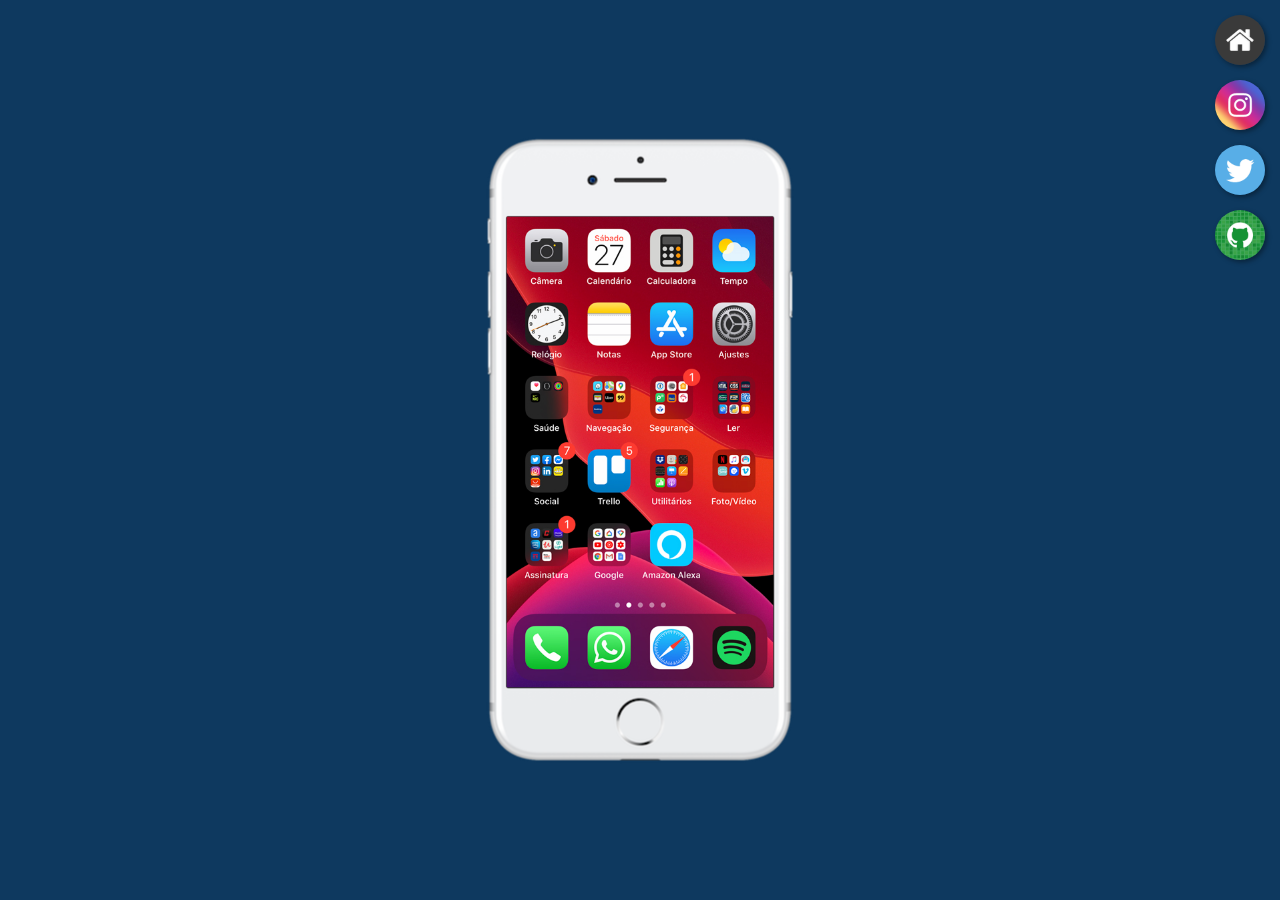
<file: index.html>
<!DOCTYPE html>
<html lang="pt-br">
<head>
    <meta charset="UTF-8">
    <meta name="viewport" content="width=device-width, initial-scale=1.0">
    <title>Projeto Redes Sociais</title>
    <link rel="shortcut icon" href="favicon.ico" type="image/x-icon">
    <link rel="stylesheet" href="estilos/style.css">

</head>
<body>
    <main>
        <section id="telefone">
            <iframe src="iphone-home-page.html" name="tela" id="tela" frameborder="0"></iframe>
        </section>
        <section id="botoes">
            <a href="iphone-home-page.html" target="tela"><img src="imagens/logo-home.jpg" alt=""></a>
            <a href="instagram-screen.html" target="tela"><img src="imagens/logo-instagram.jpg " alt=""></a>
            <a href="twitter-screen.html" target="tela"><img src="imagens/logo-twitter.jpg" alt=""></a>
            <a href="github-screen.html" target="tela"><img src="imagens/logo-github.jpg" alt=""></a>
        </section>
    </main>
</body>
</html>
</file>
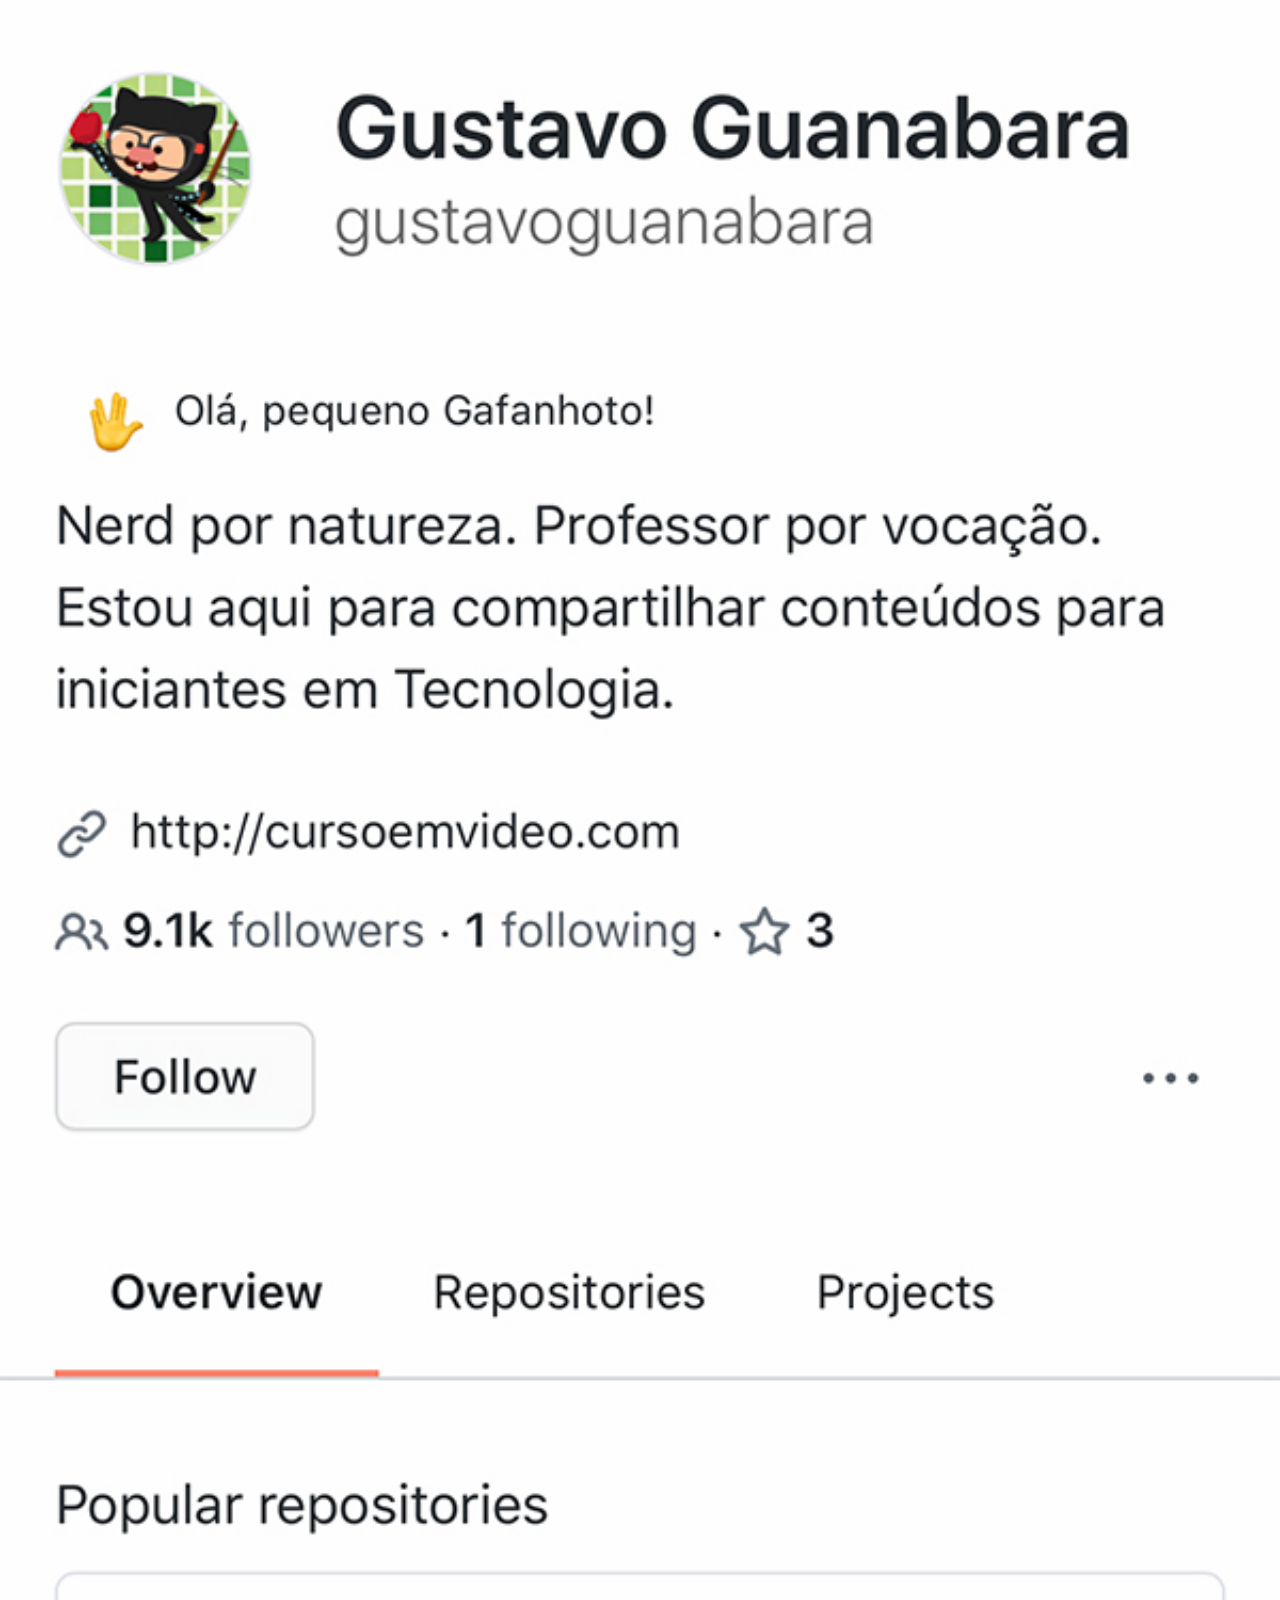
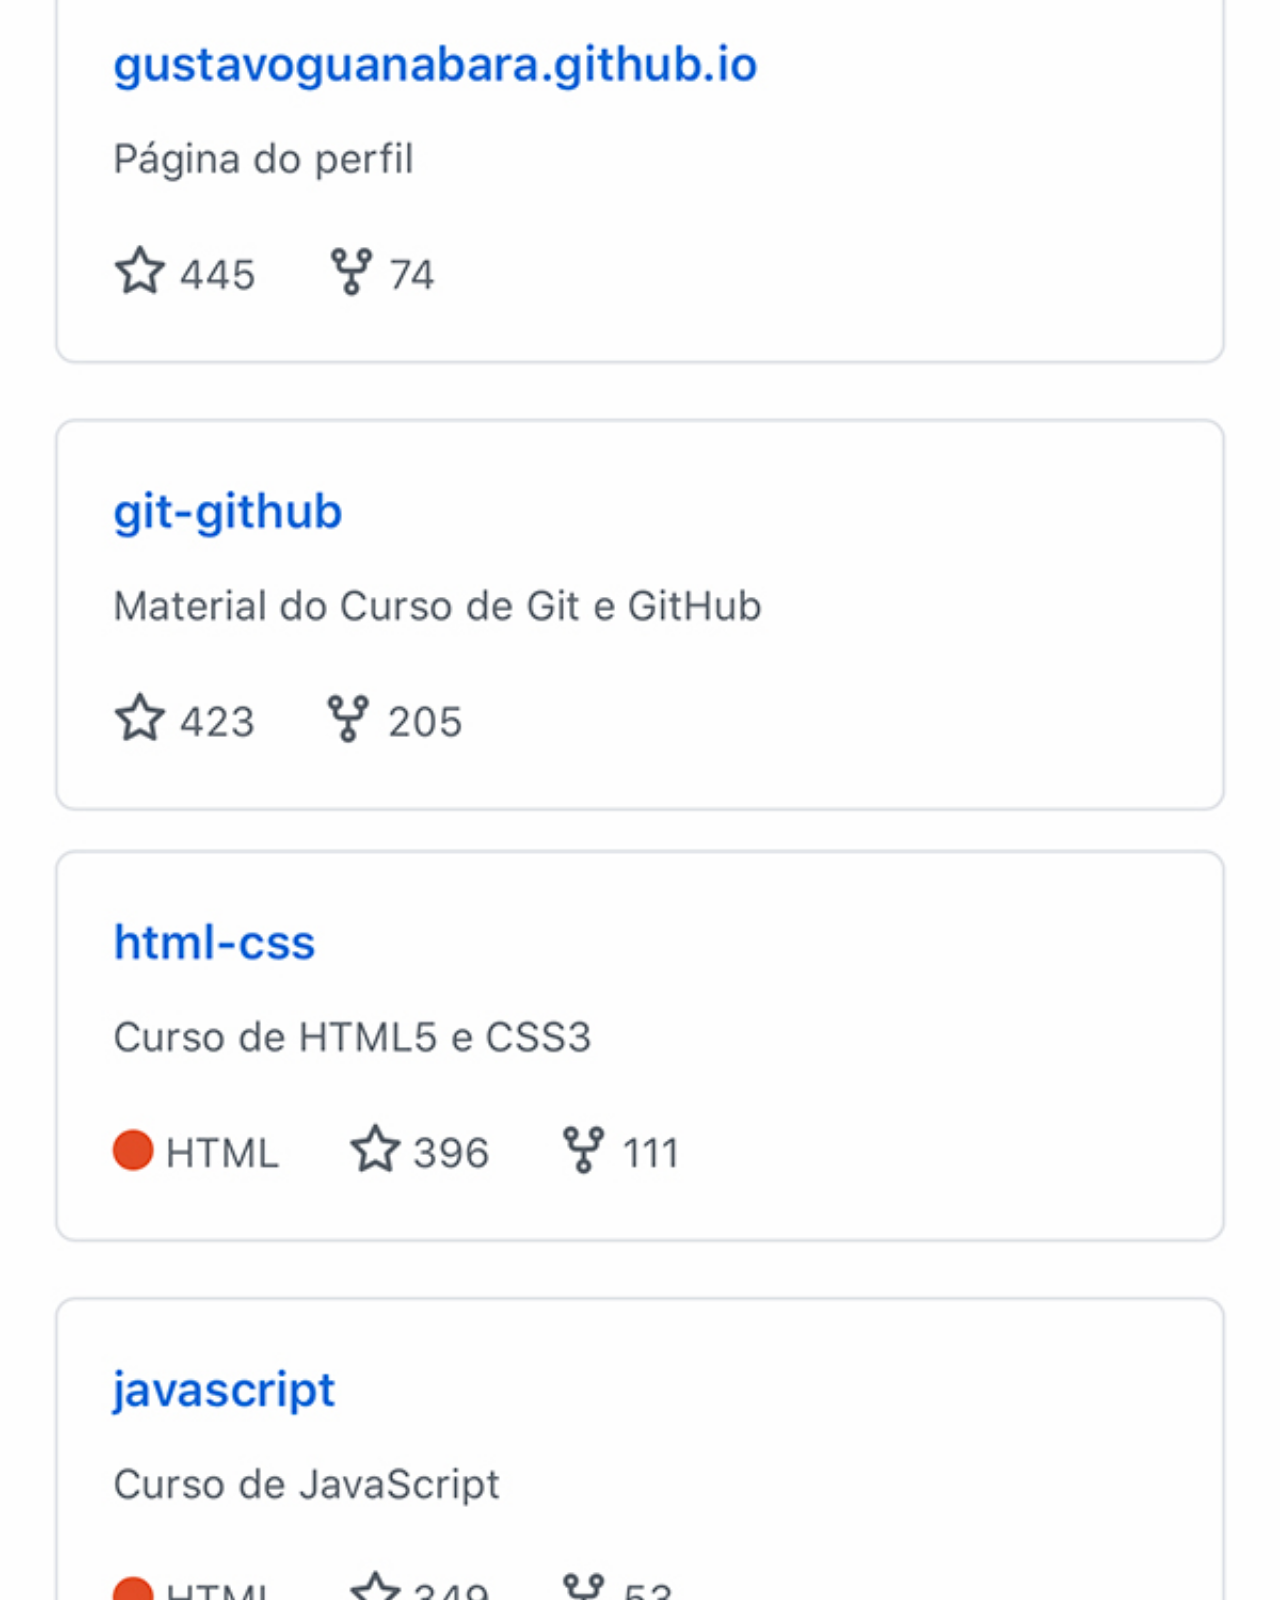
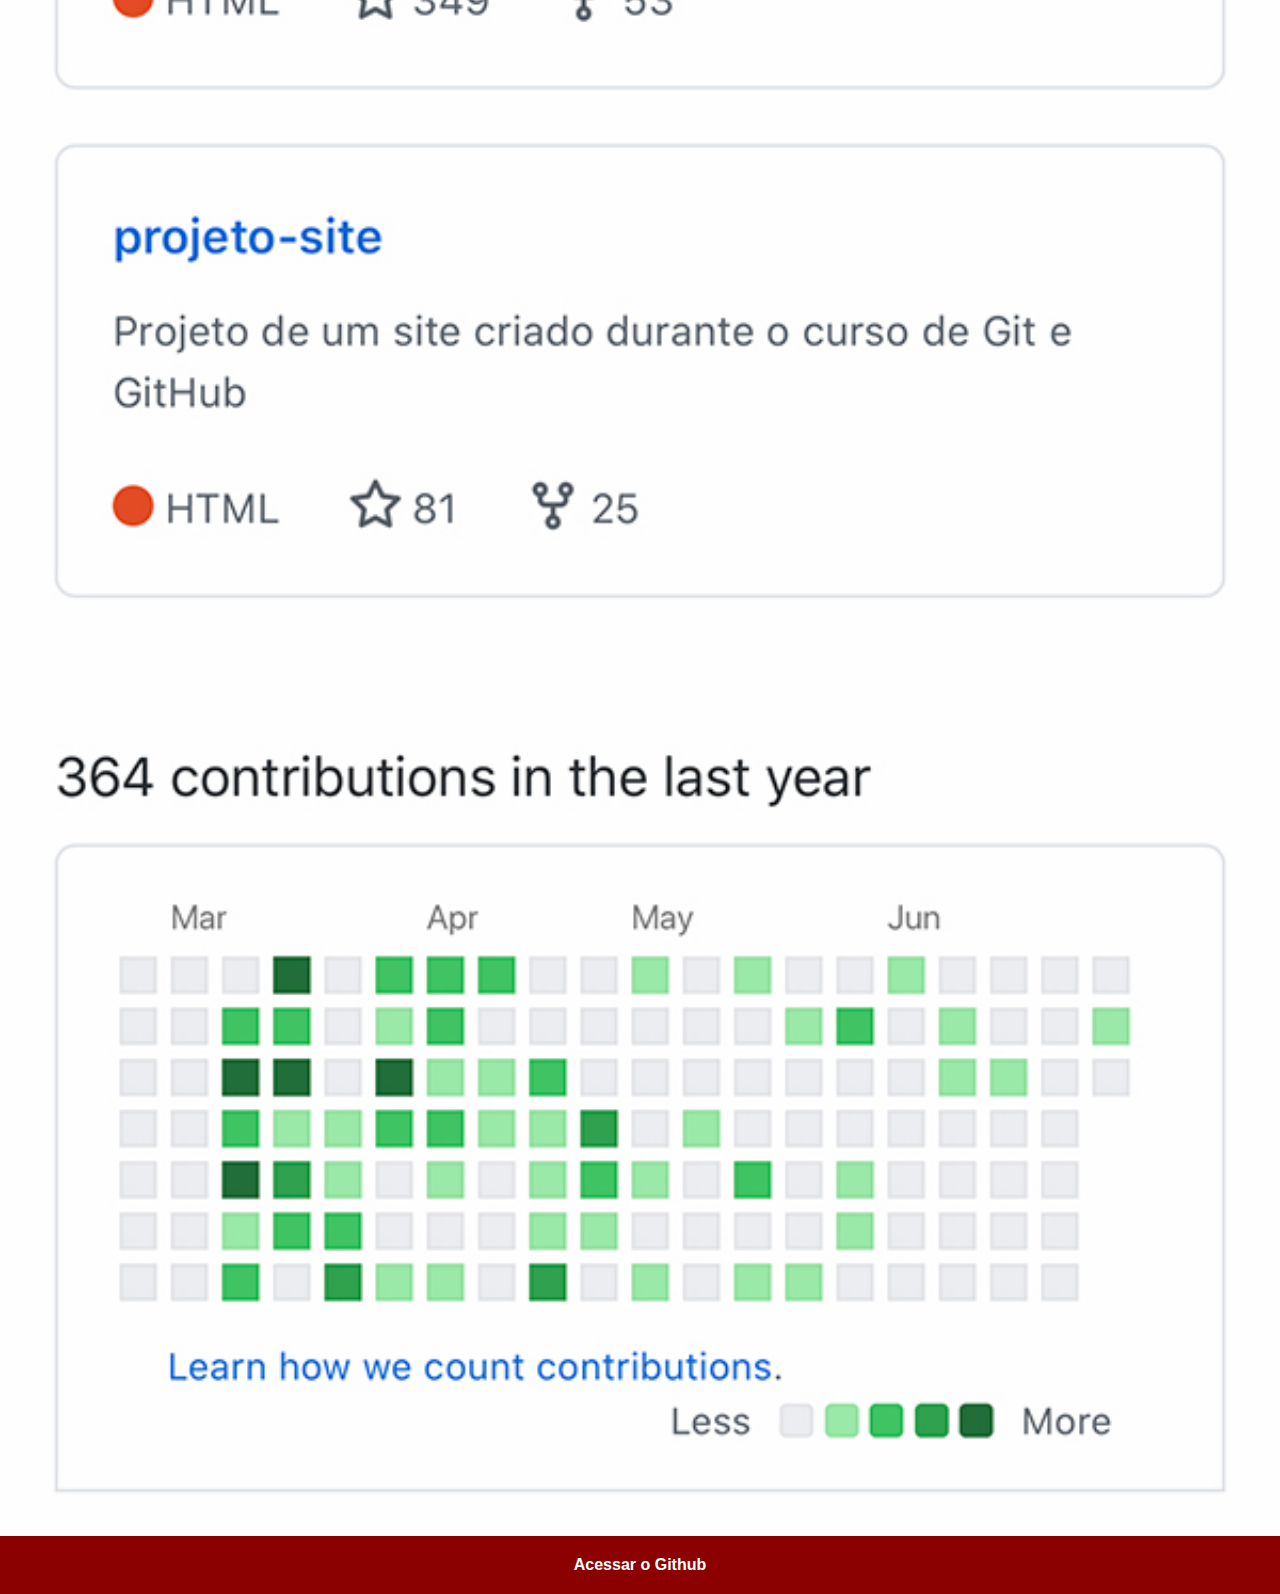
<file: github-screen.html>
<!DOCTYPE html>
<html lang="pt-br">
<head>
    <meta charset="UTF-8">
    <meta name="viewport" content="width=device-width, initial-scale=1.0">
    <title>Github</title>
    <link rel="stylesheet" href="estilos/pages-style.css">
</head>
<body>
    <img src="imagens/tela-github.jpg" alt="Github">
    <a href="">Acessar o Github</a>
</body>
</html>
</file>
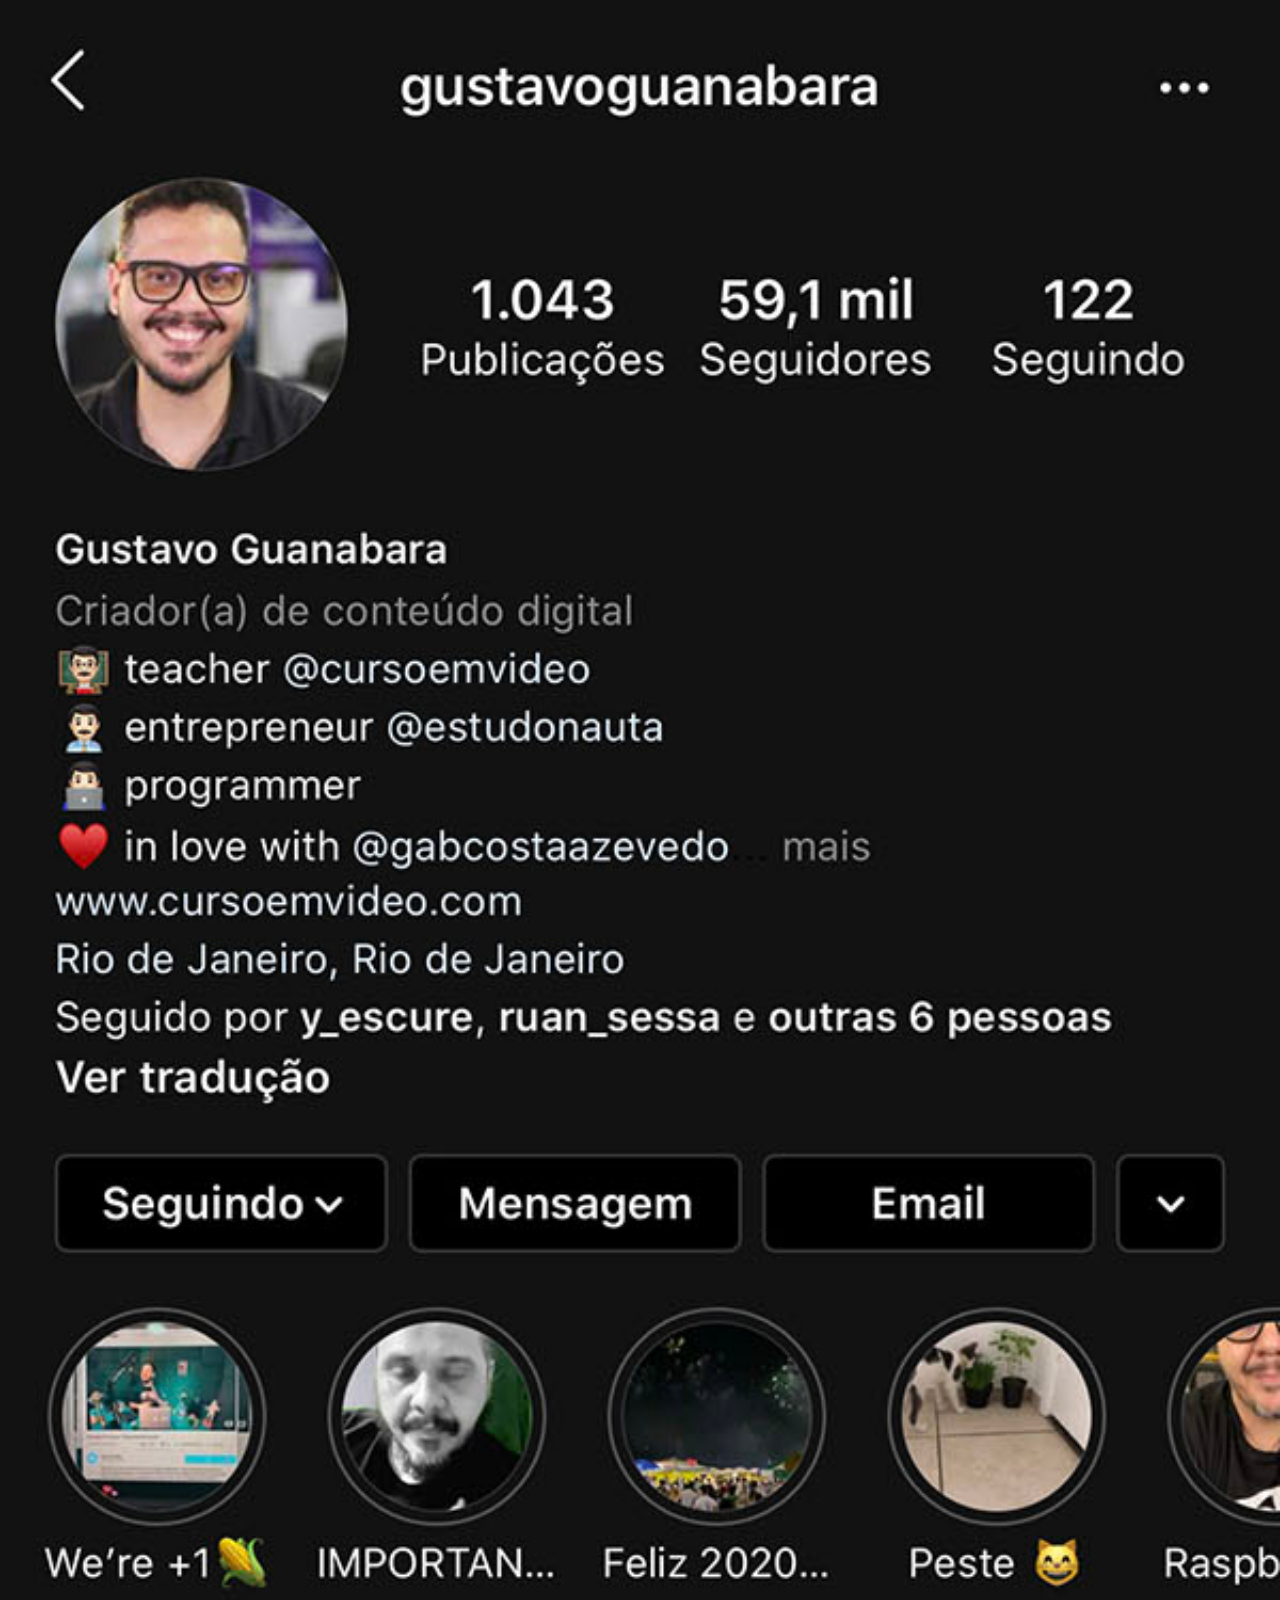
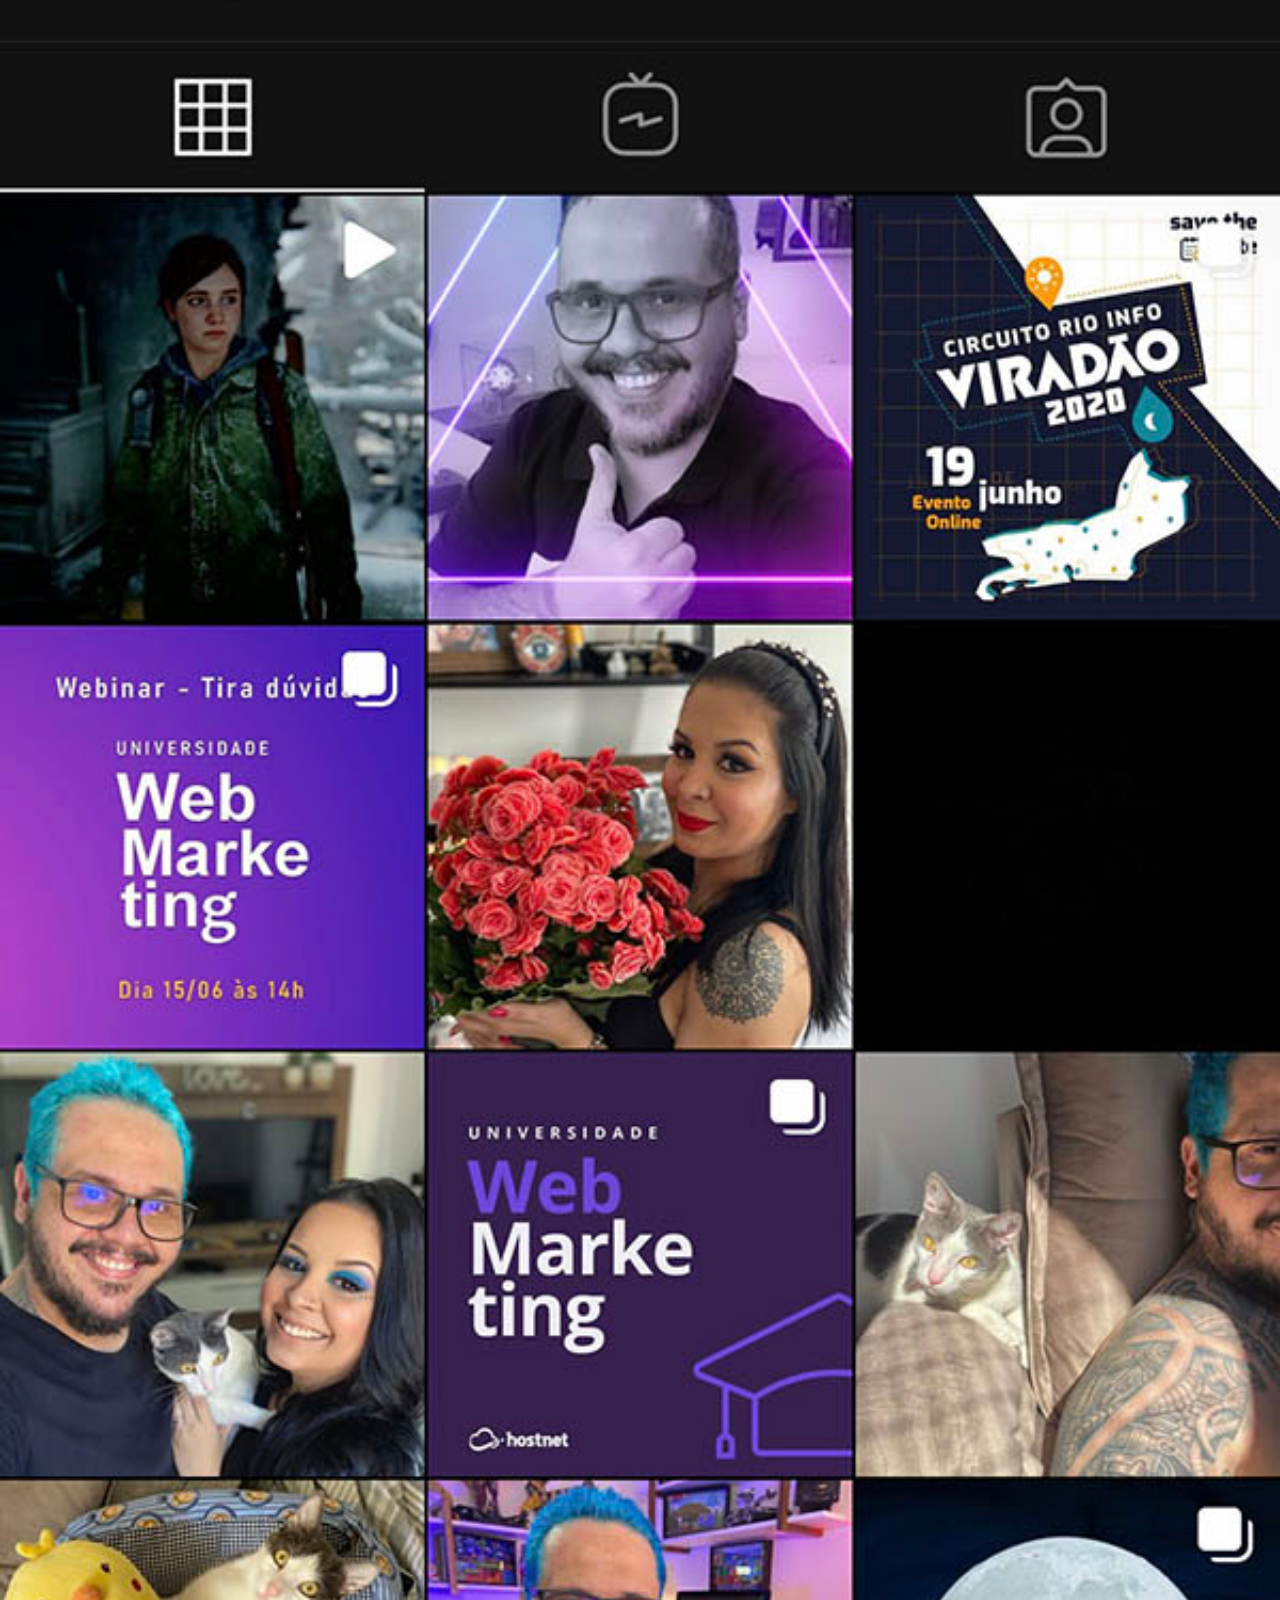
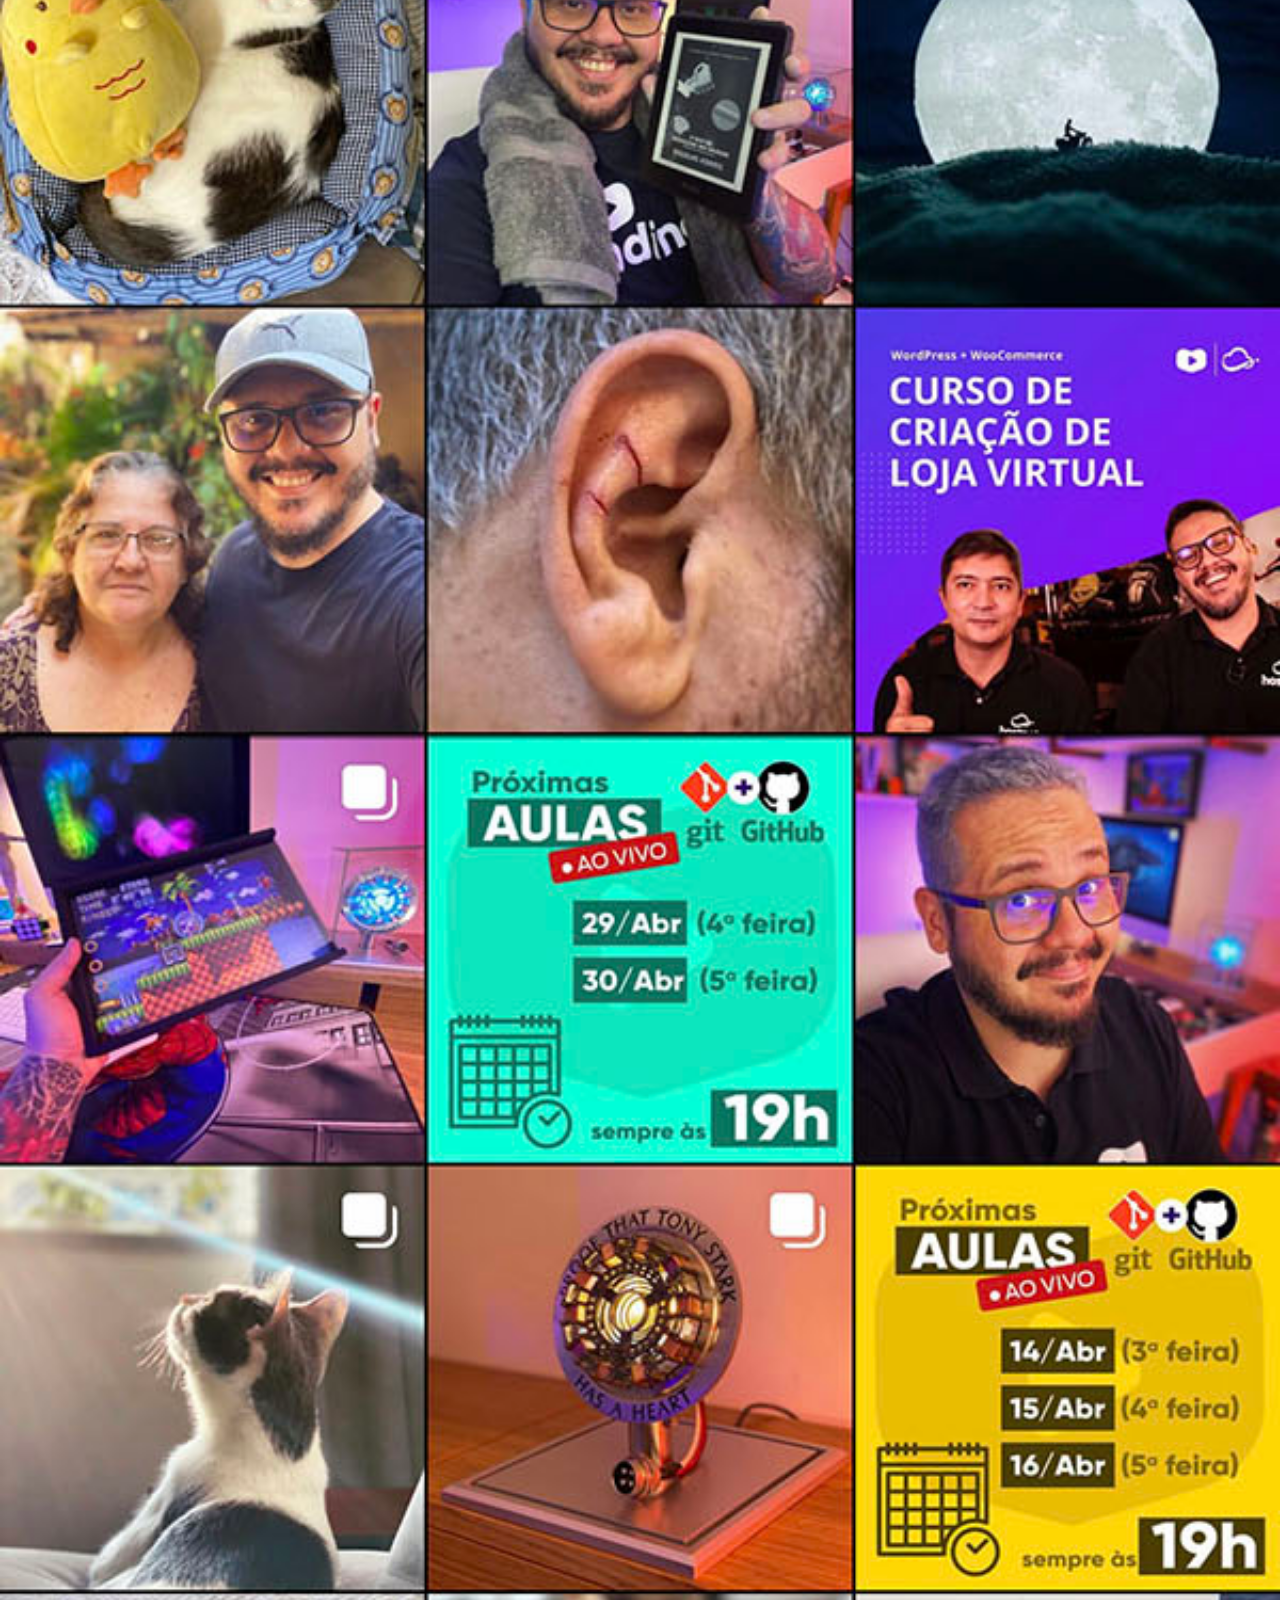
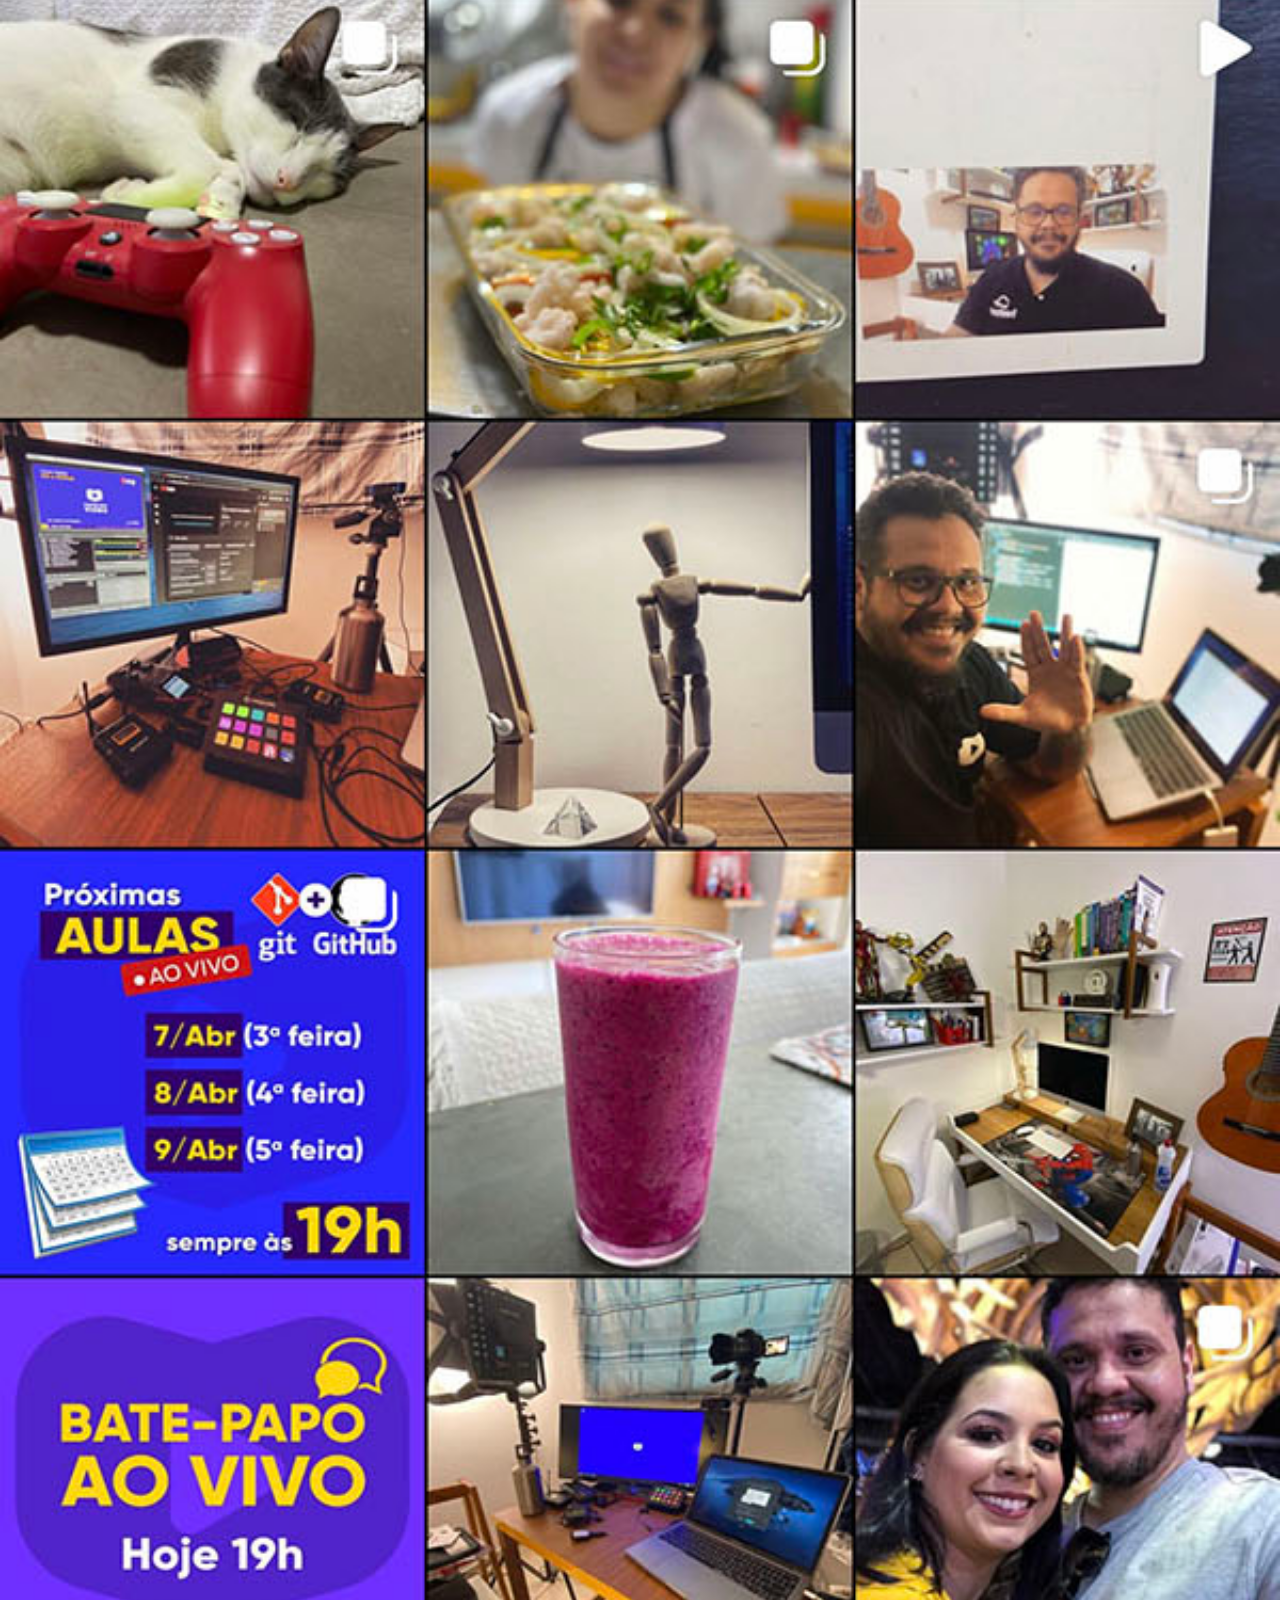
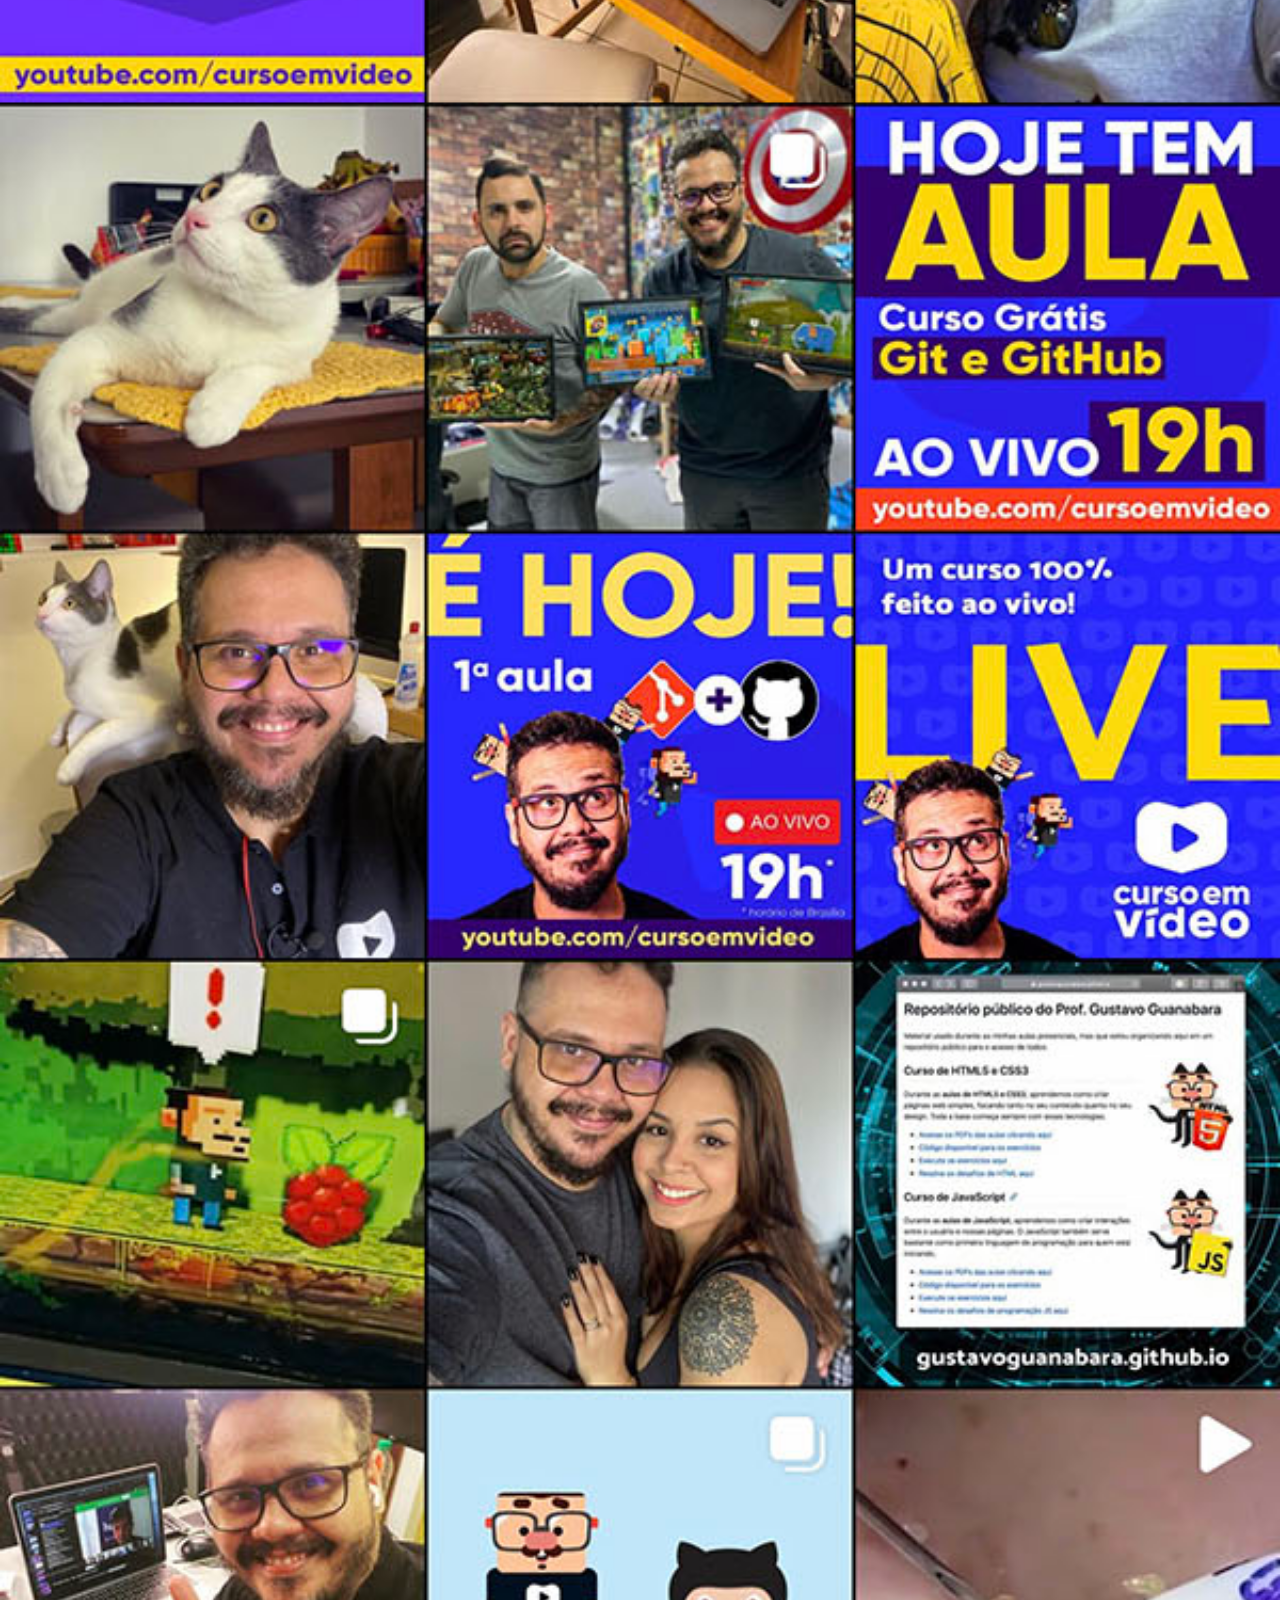
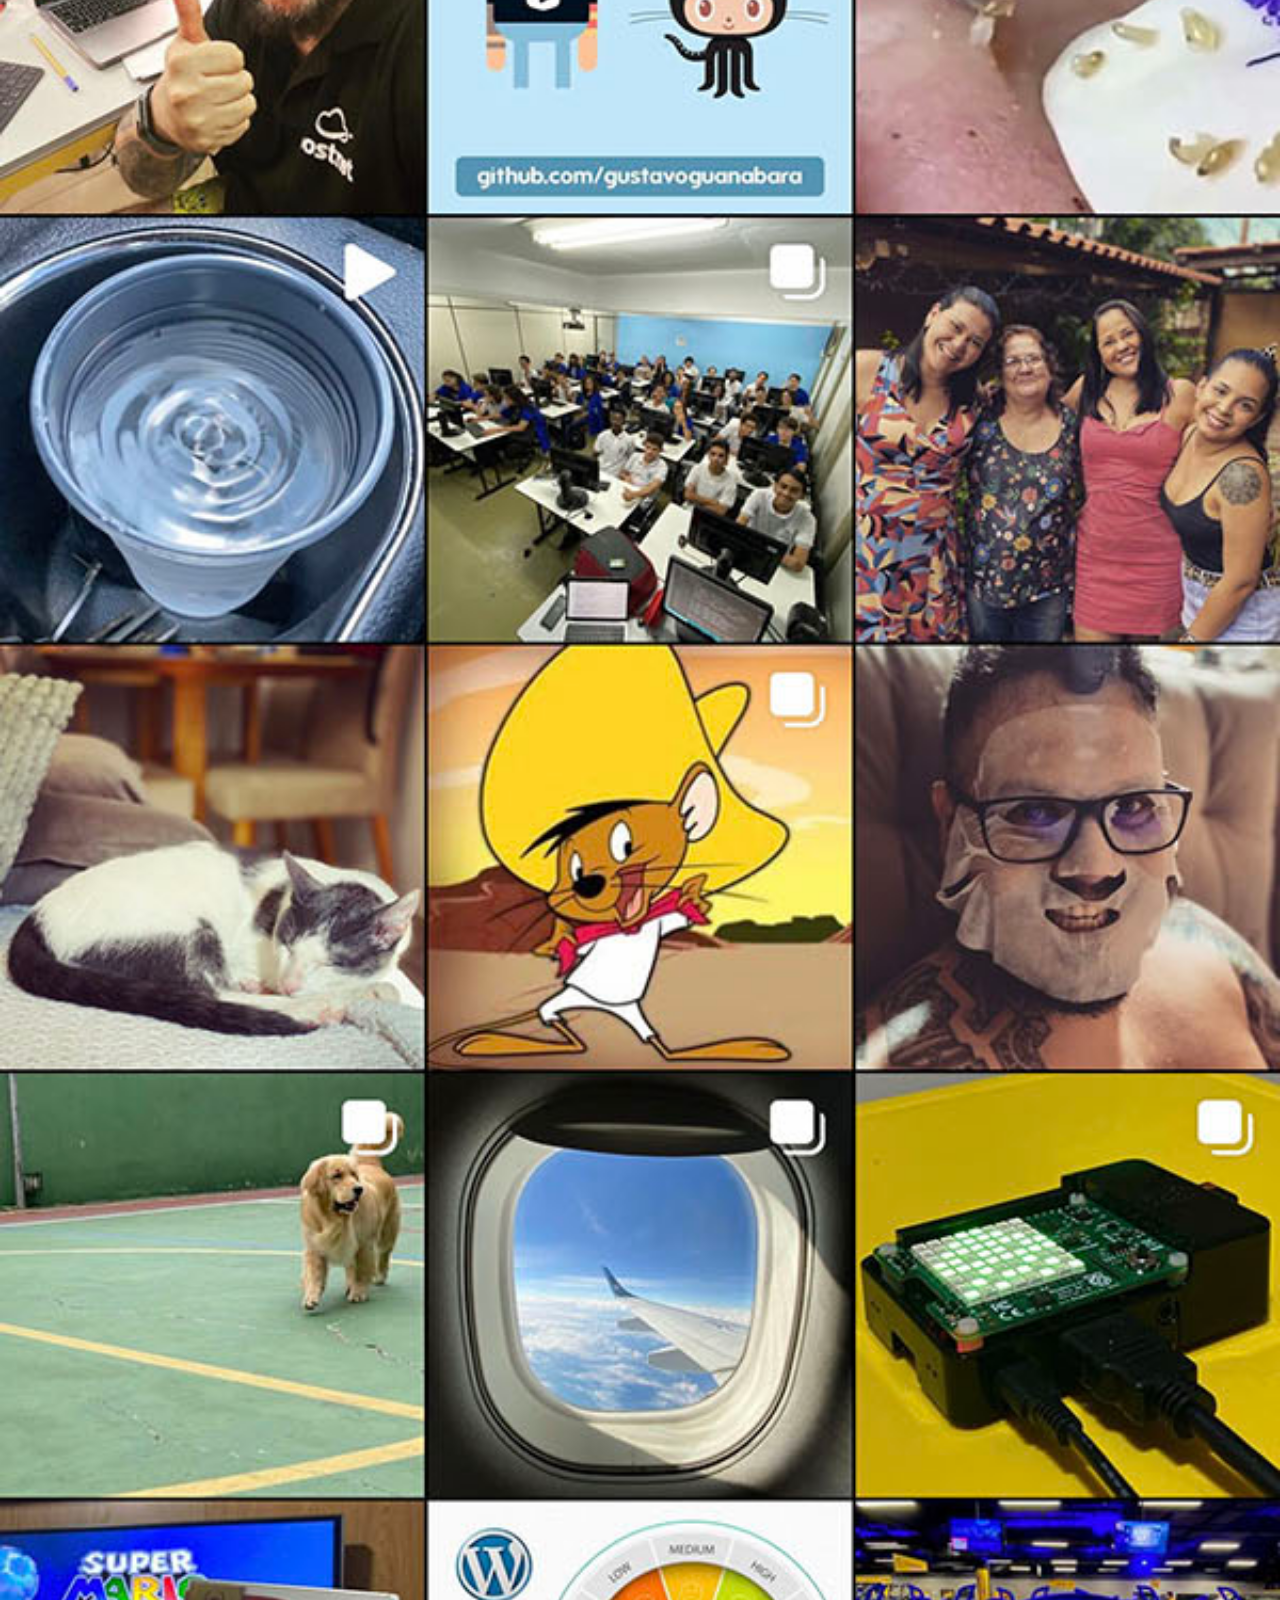
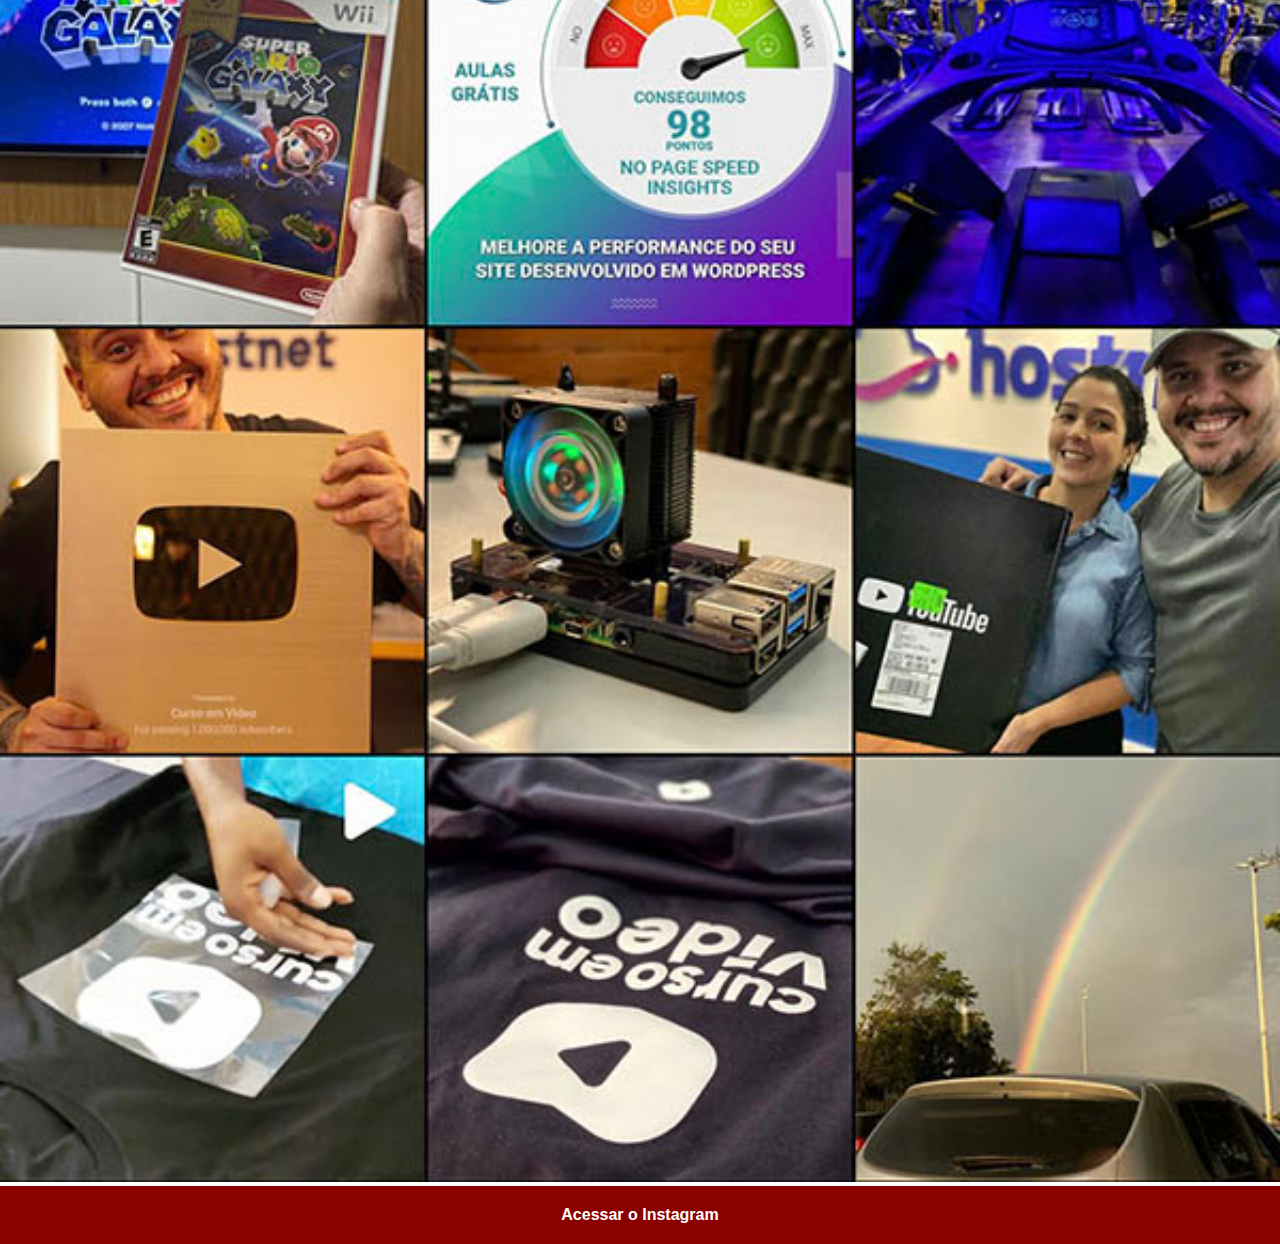
<file: instagram-screen.html>
<!DOCTYPE html>
<html lang="pt-br">
<head>
    <meta charset="UTF-8">
    <meta name="viewport" content="width=device-width, initial-scale=1.0">
    <title>Instagram</title>
    <link rel="stylesheet" href="estilos/pages-style.css">
</head>
<body>
    <img src="imagens/tela-instagram.jpg" alt="">
    <a href="https://Instagram.com" target="_blank">Acessar o Instagram</a>
</body>
</html>
</file>
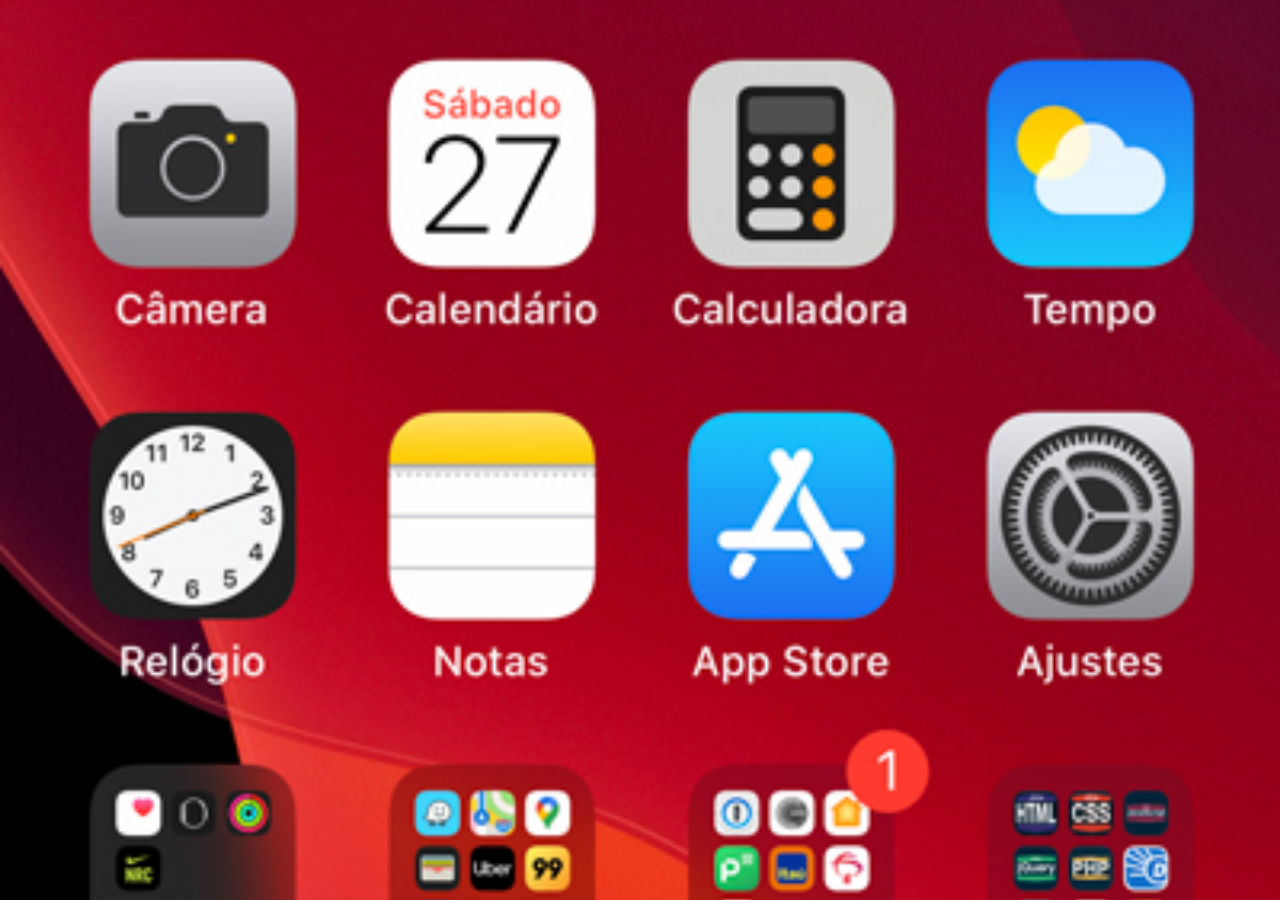
<file: iphone-home-page.html>
<!DOCTYPE html>
<html lang="pt-br">
<head>
    <meta charset="UTF-8">
    <meta name="viewport" content="width=device-width, initial-scale=1.0">
    <title>Home</title>
    <style>
        * {
            margin: 0;
            padding: 0;
        }
        body {
            height: 100vh;
            width: 100vw;
            background: black url(imagens/tela-home.jpg)no-repeat top center; 
            background-size: cover;
        }

    </style>
</head>
<body>
    
</body>
</html>
</file>
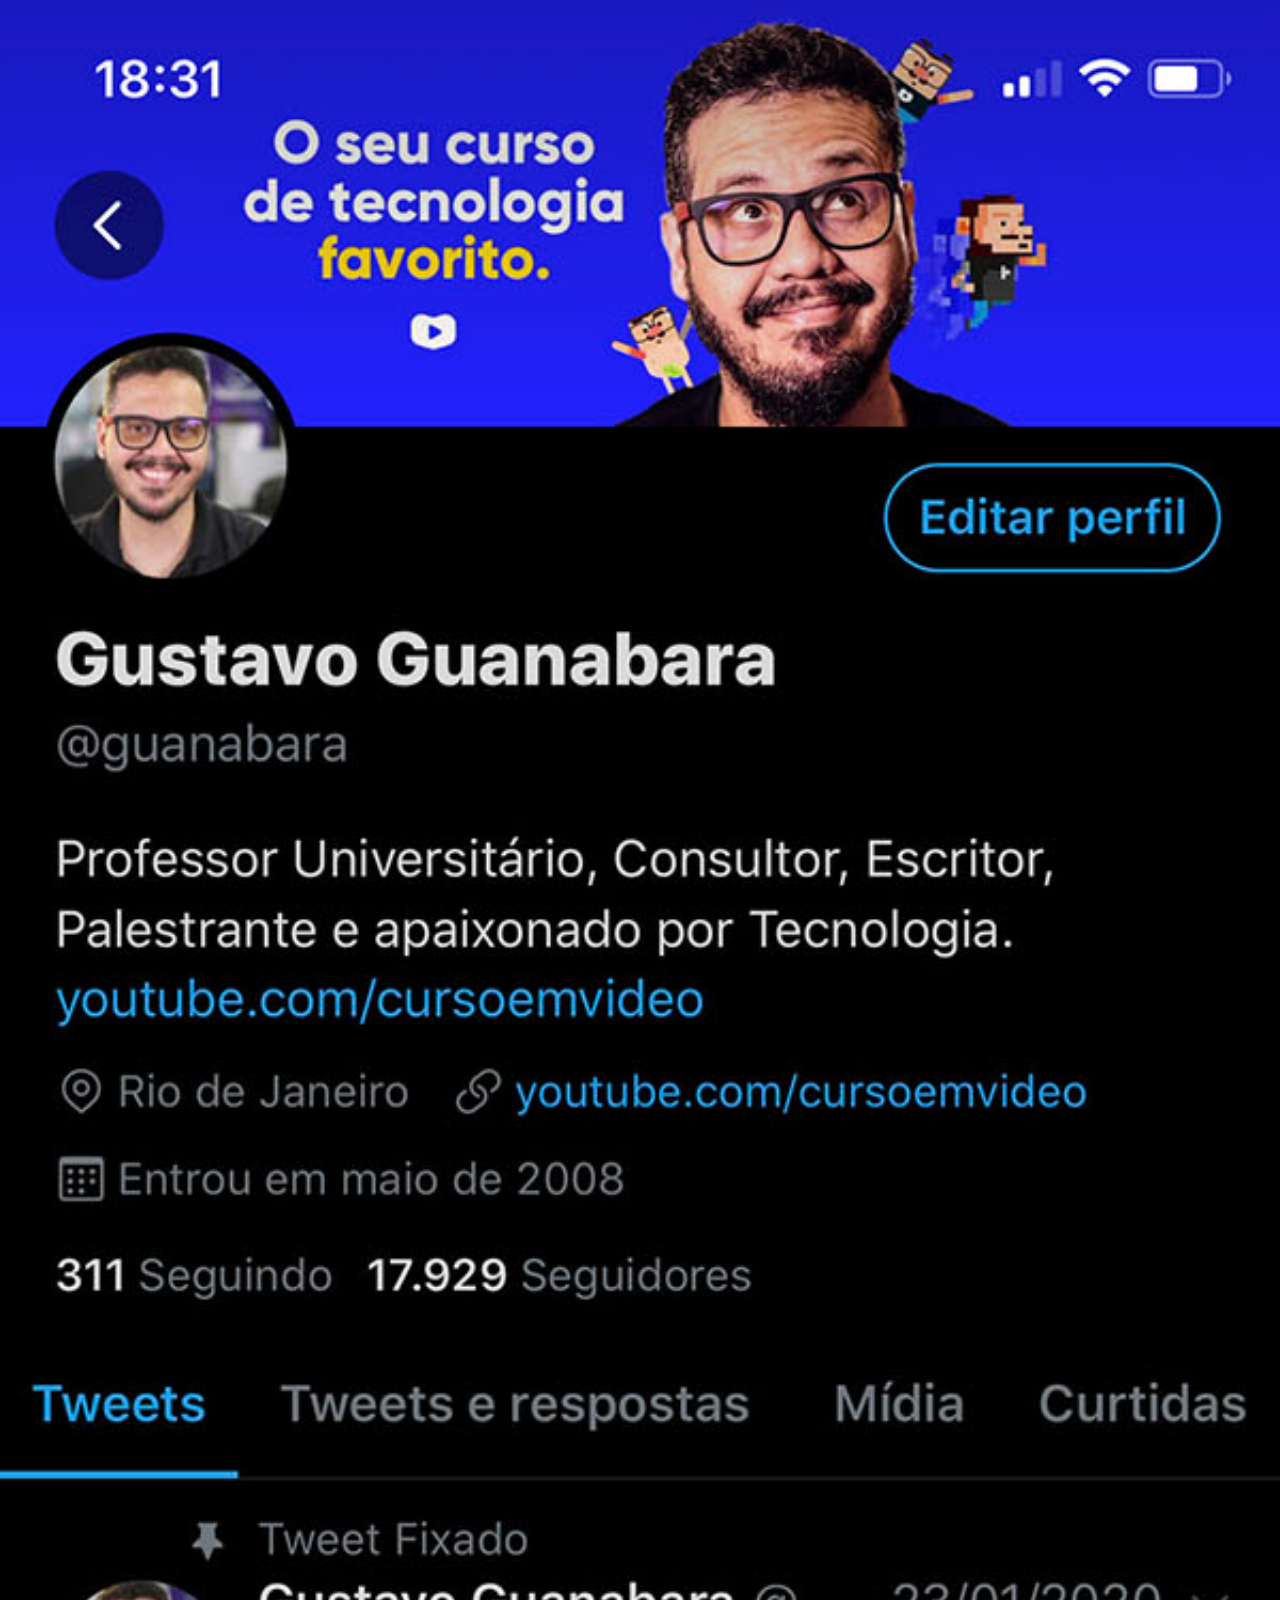
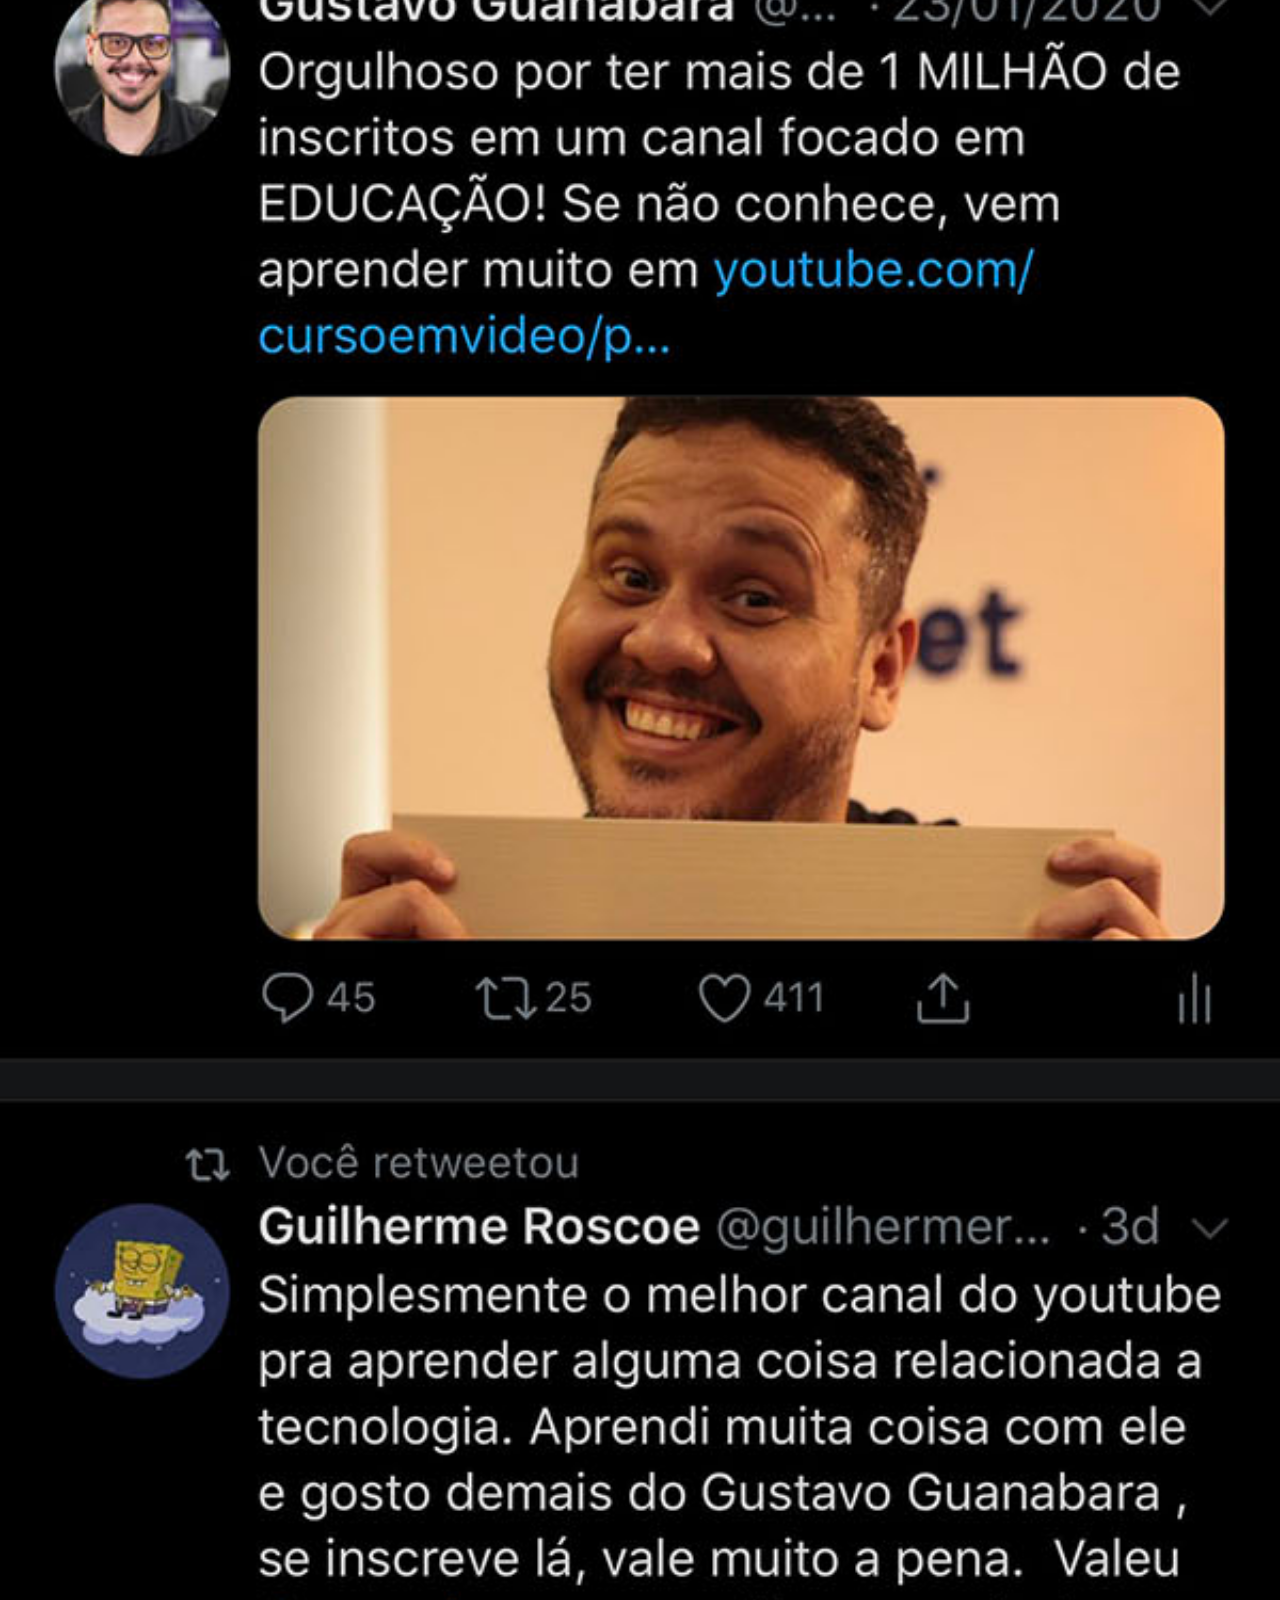
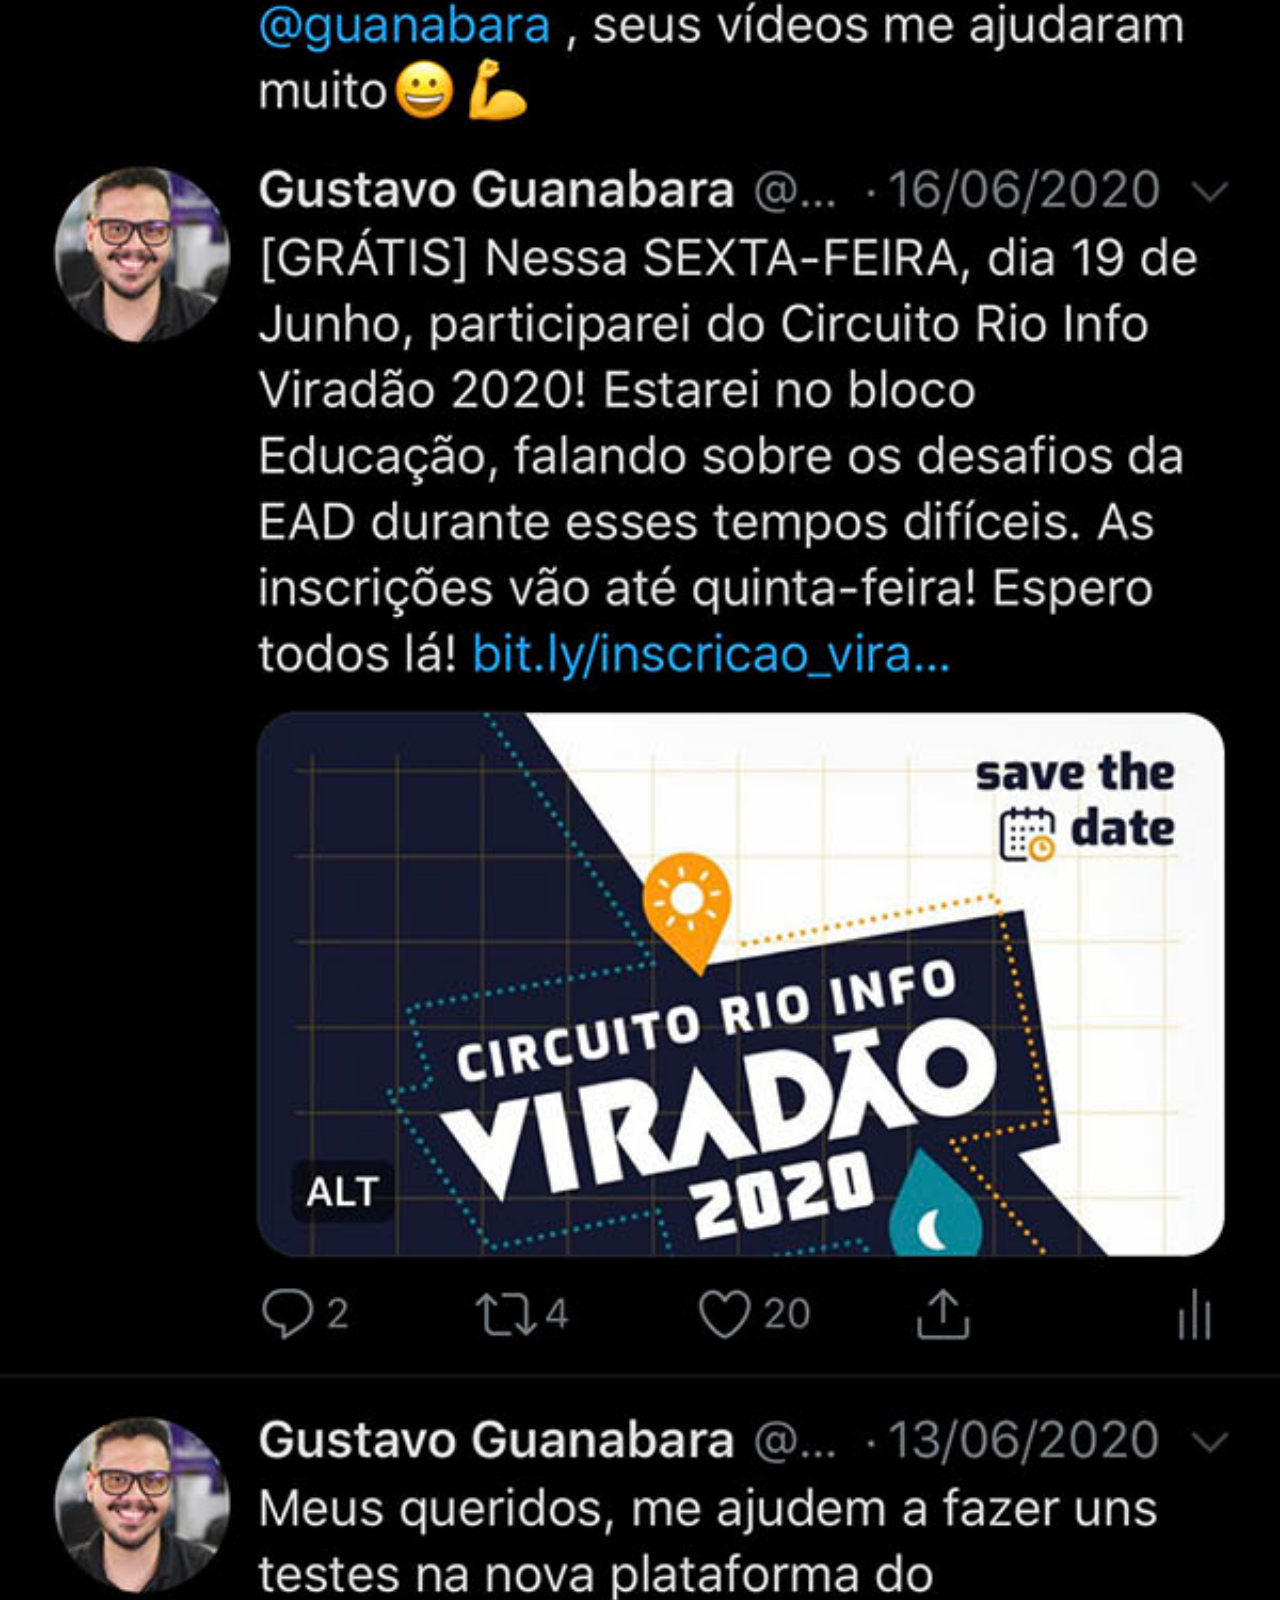
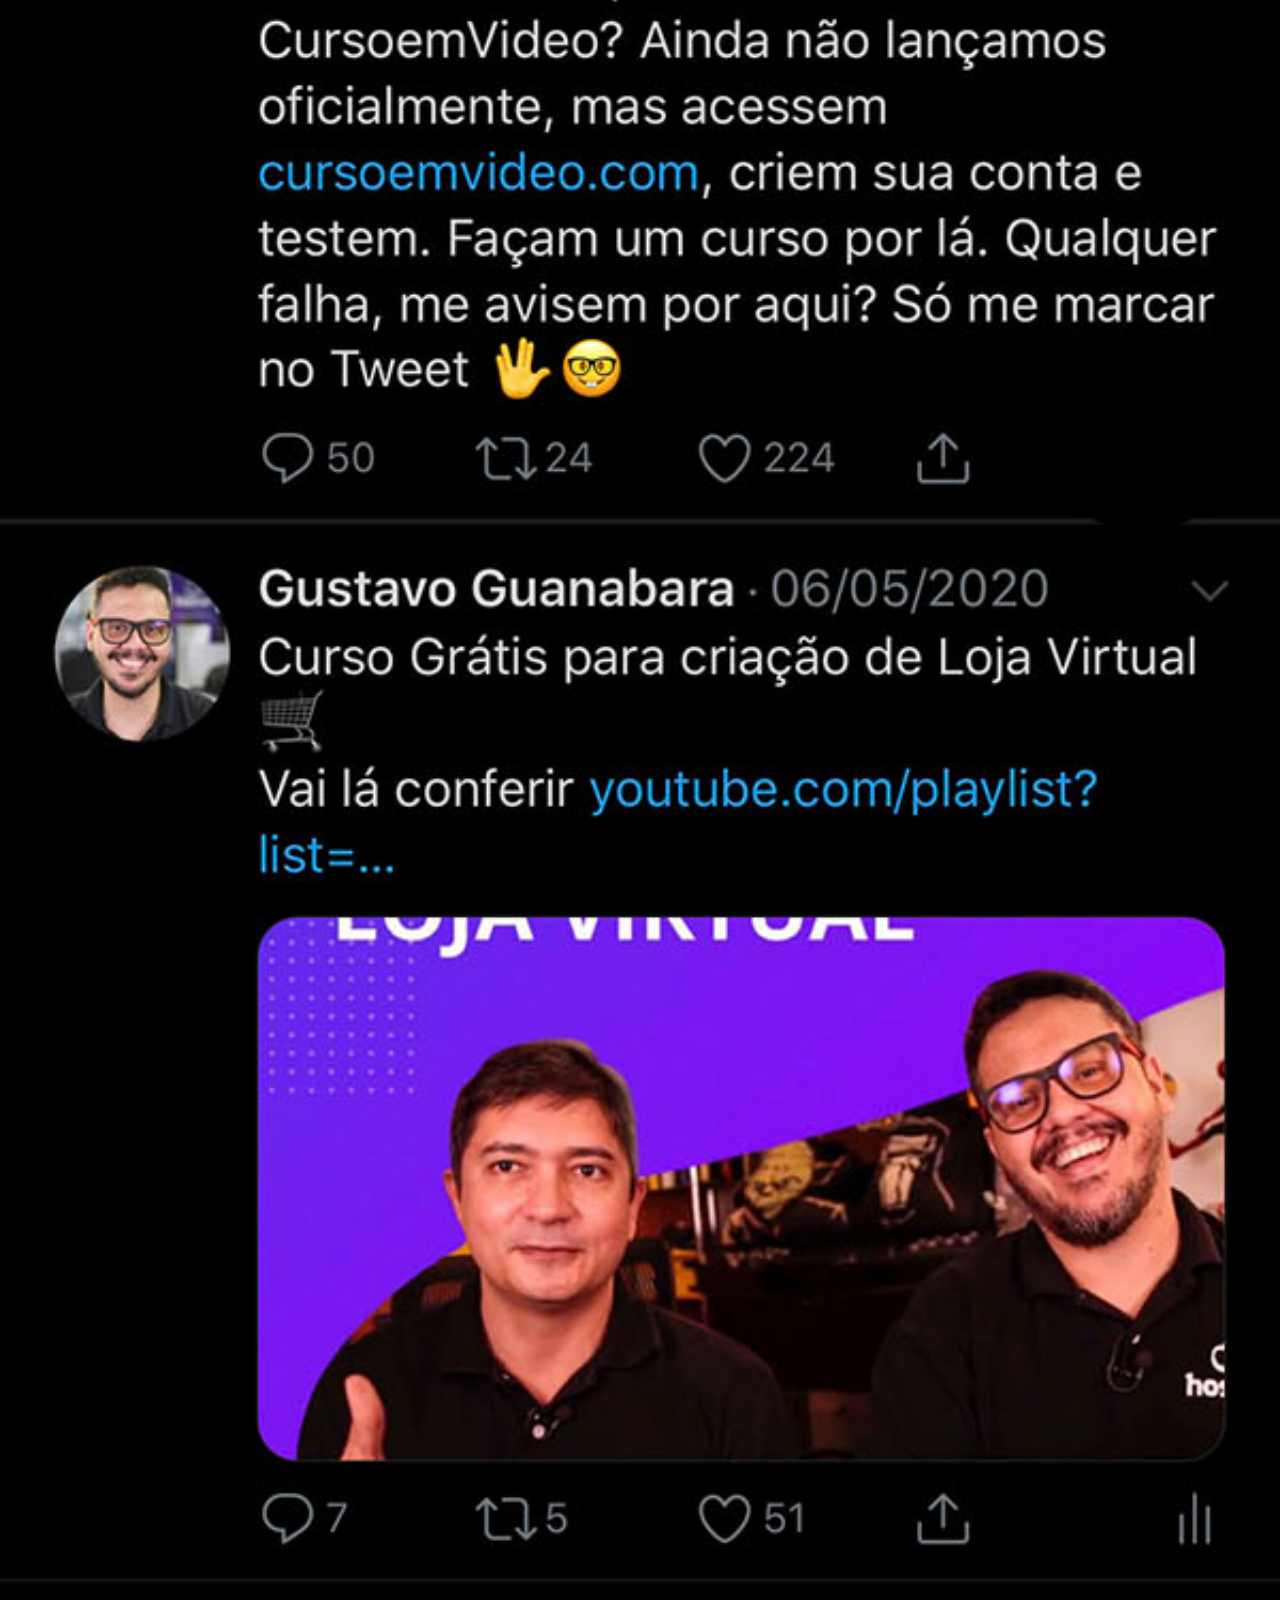
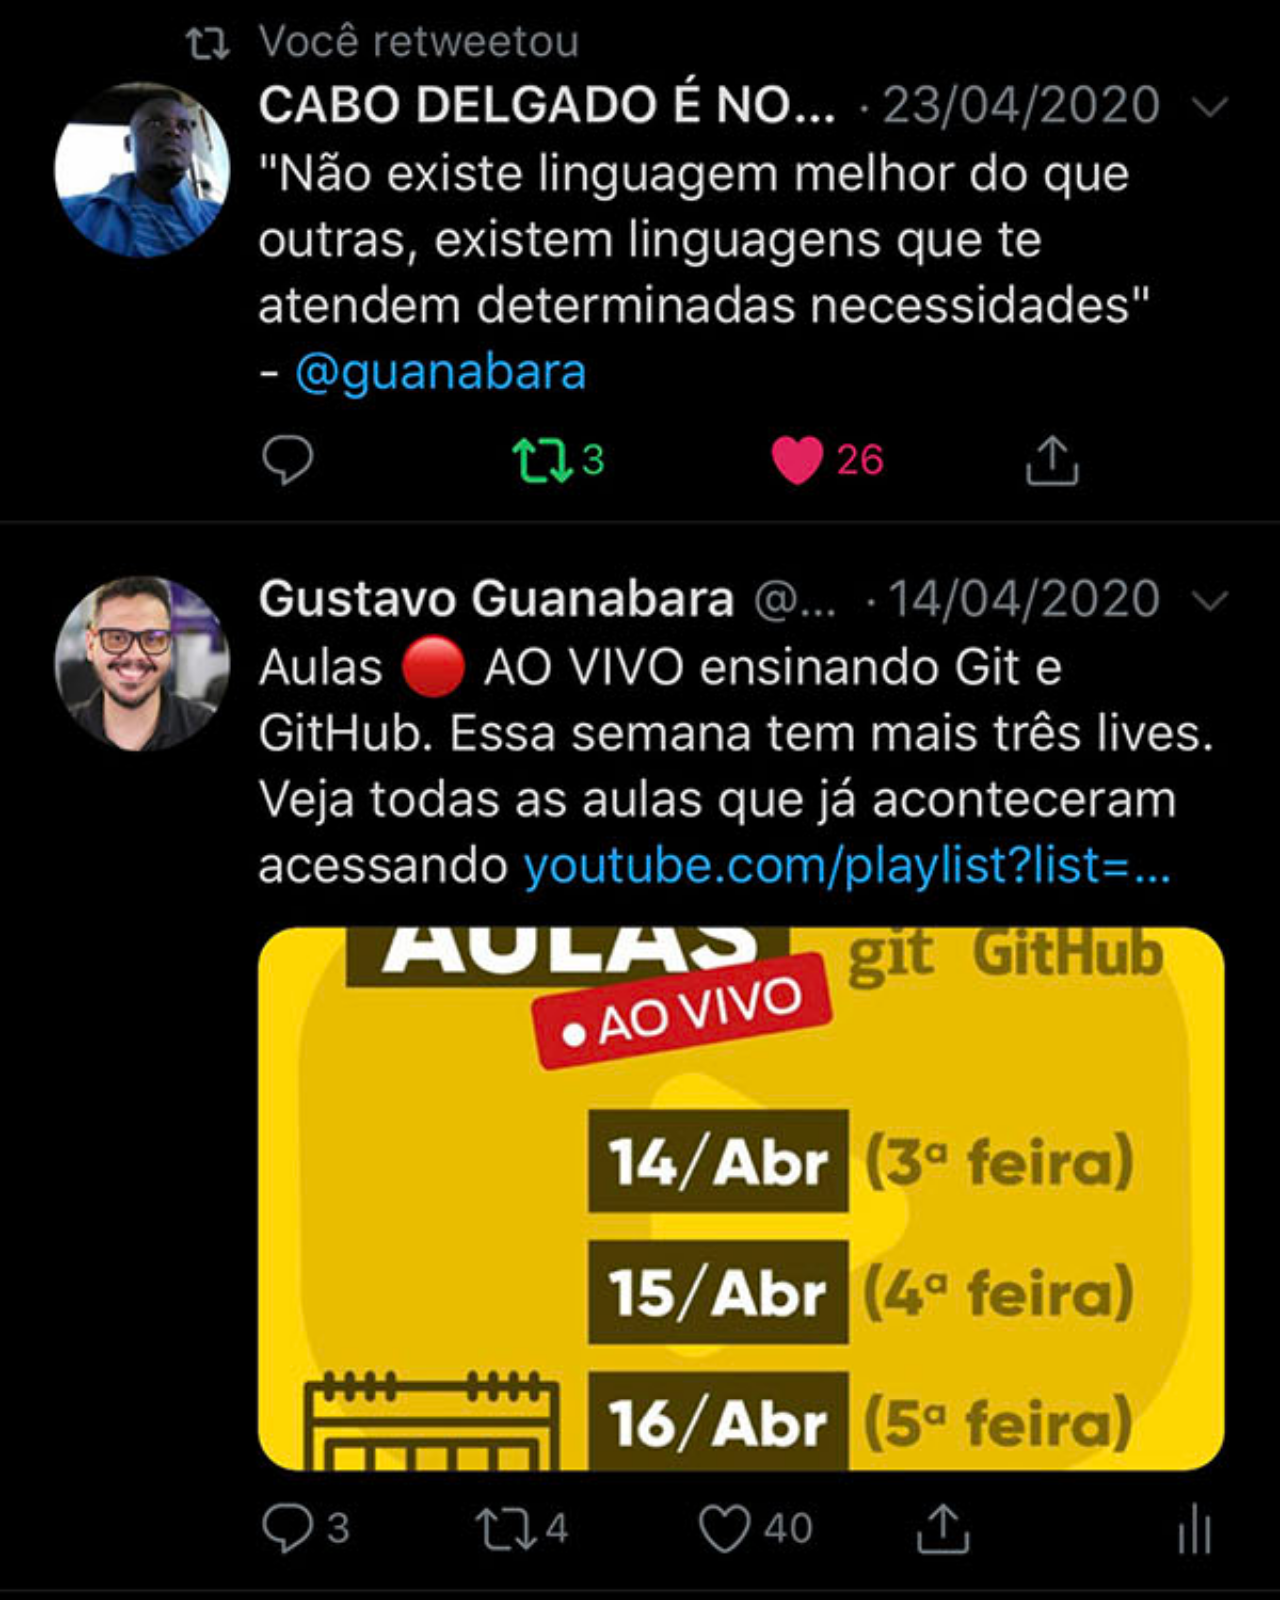
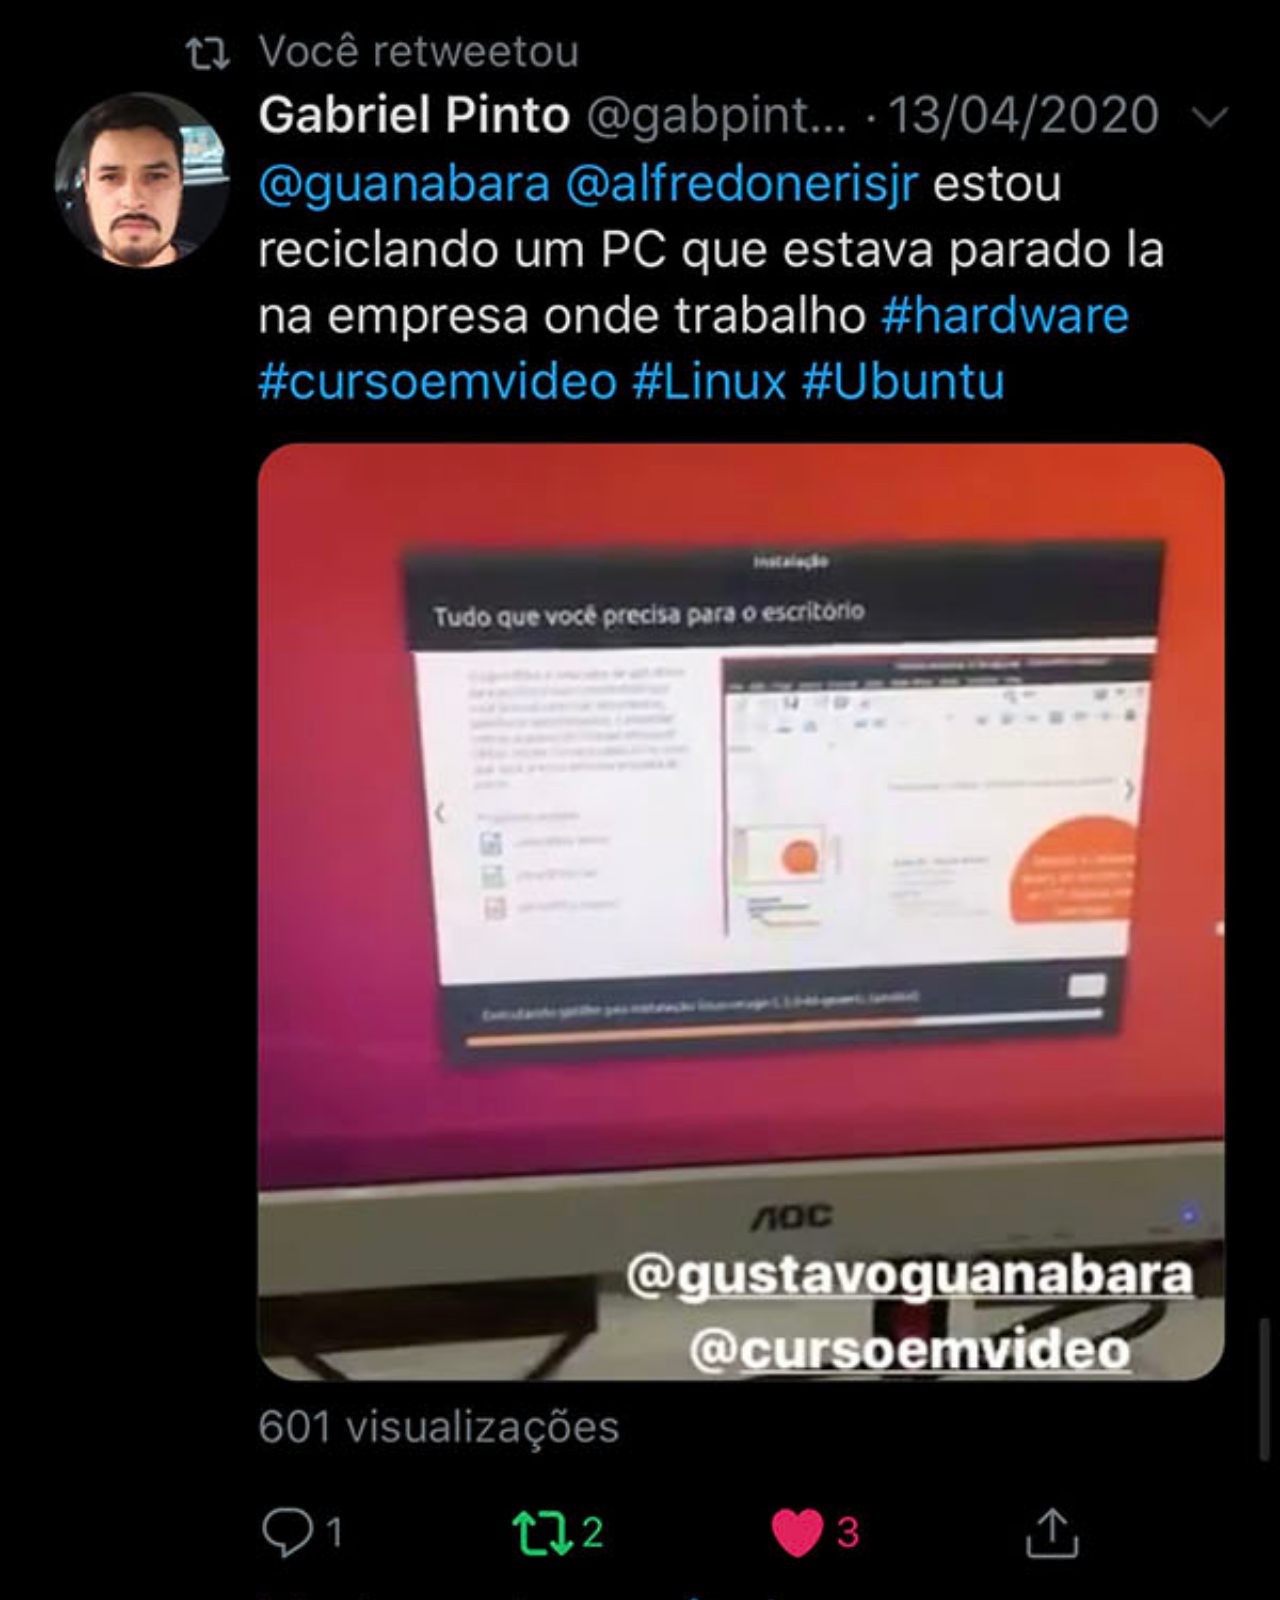
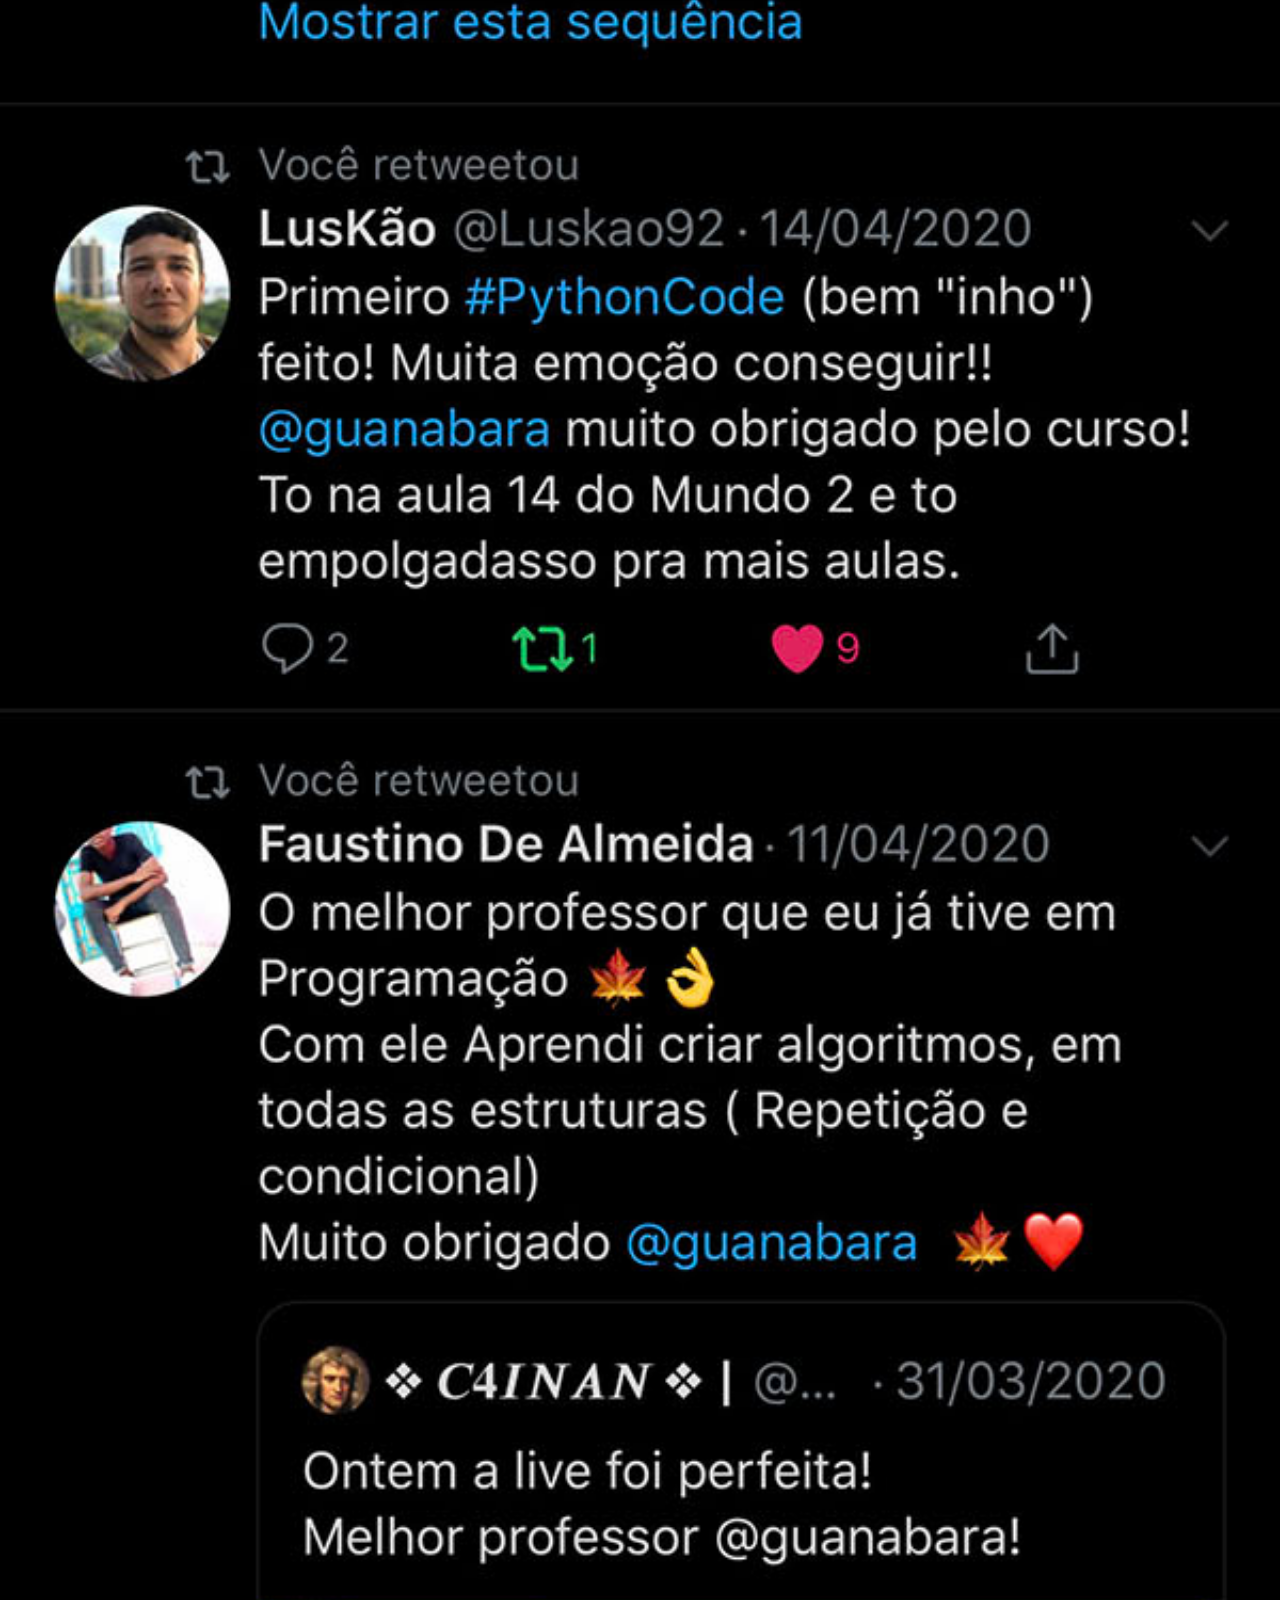
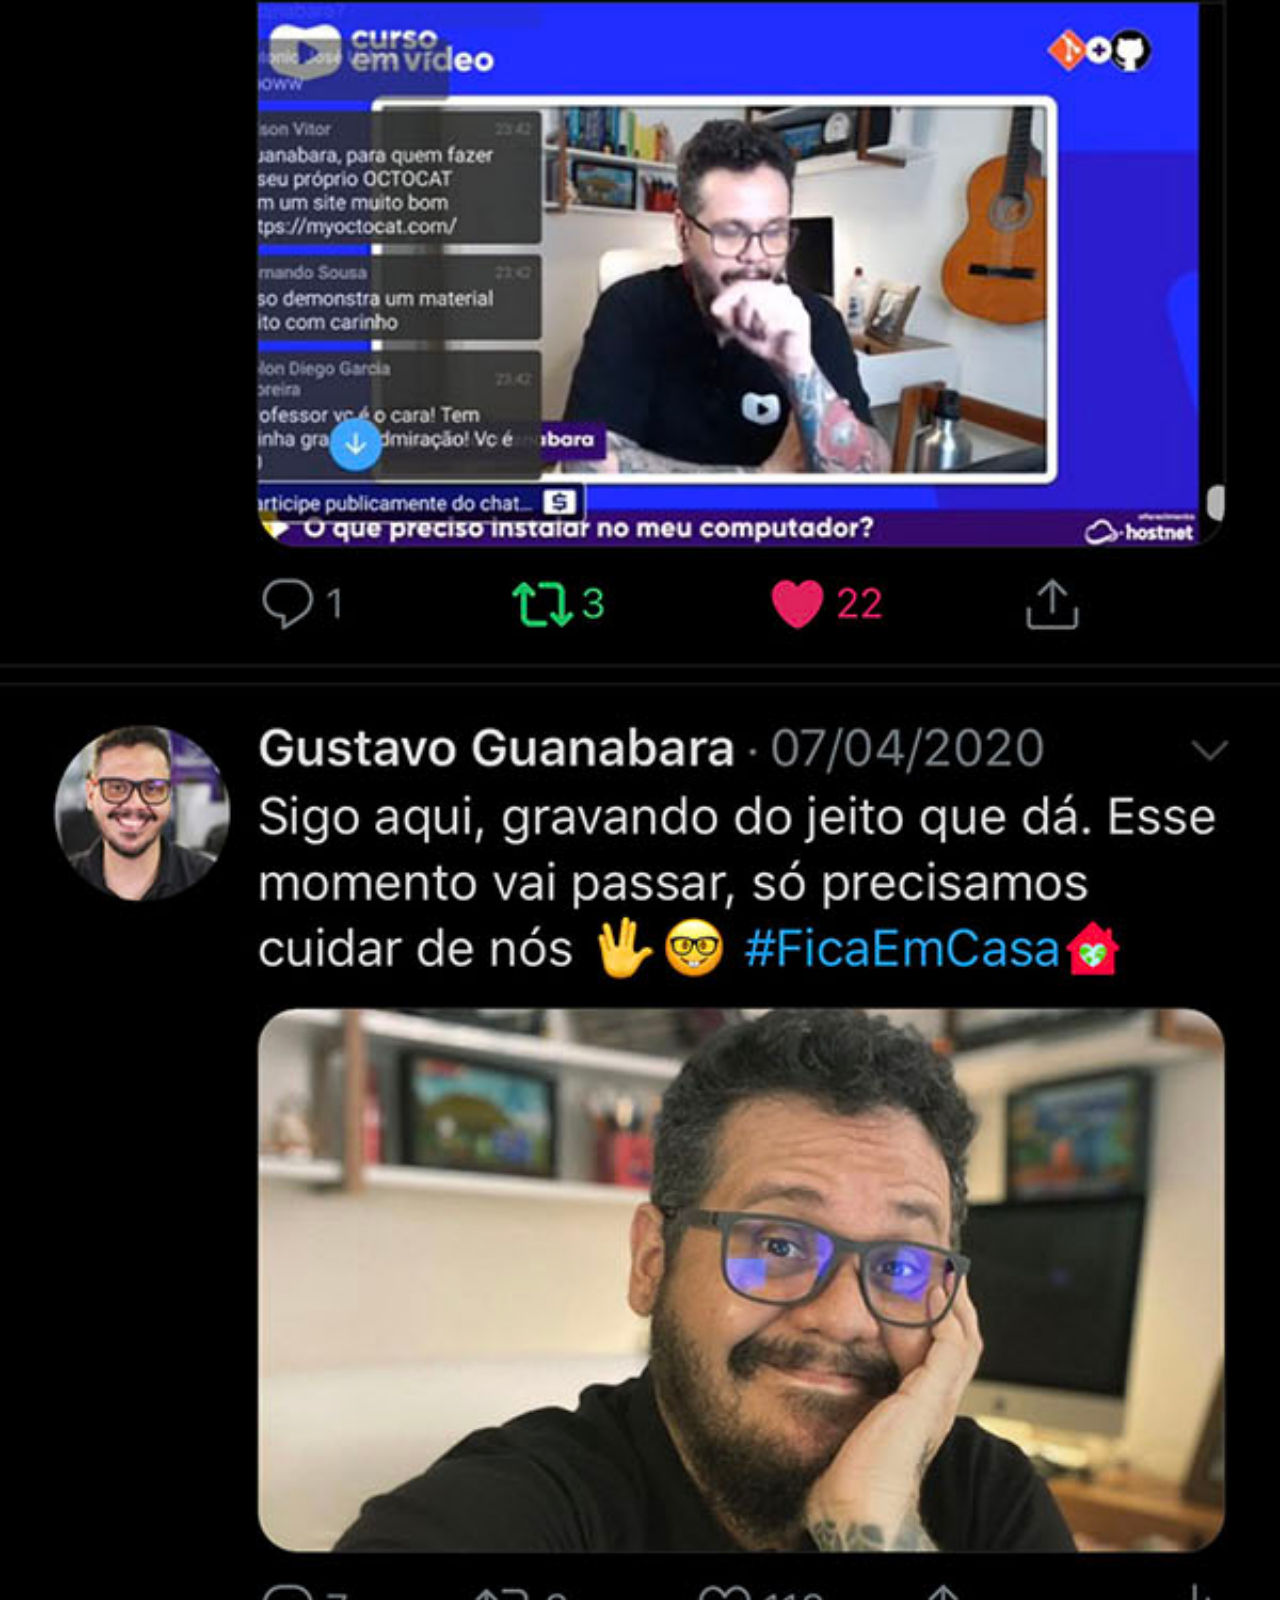
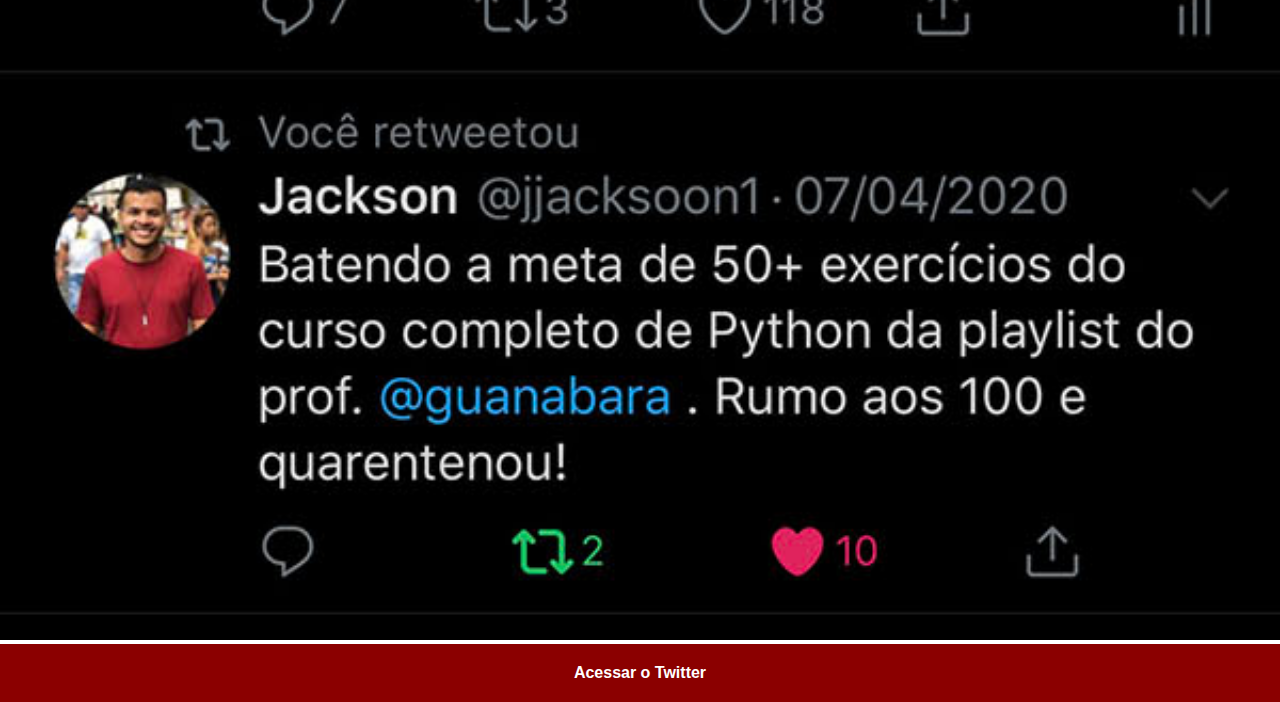
<file: twitter-screen.html>
<!DOCTYPE html>
<html lang="pt-br">
<head>
    <meta charset="UTF-8">
    <meta name="viewport" content="width=device-width, initial-scale=1.0">
    <title>Twitter</title>
    <link rel="stylesheet" href="estilos/pages-style.css">
</head>
<body>
    <img src="imagens/tela-twitter.jpg" alt="Twitter">
    <a href="https://x.com">Acessar o Twitter</a>
</body>
</html>
</file>
<file: estilos/style.css>
@charset "UTF-8";

* {
    margin: 0;
    padding: 0;
    font-family: Arial, Helvetica, sans-serif;
}

html, body {
    height: 100vh;
    width: 100vw;
    background-color: black;
}
main {
    position: relative;
    height: 100vh;
    background-color: rgba(18, 73, 121, 0.785);
}
section#telefone {
    position: absolute;
    top: 50%;
    left: 50%;
    transform: translate(-50%, -50%);

    height: 627px;
    width: 311px;
    background: url(../imagens/frame-iphone.png) no-repeat center center;
}
iframe#tela {
    position: relative;
    top: 80px;
    left: 22px;
    width: 267px;
    height: 471px;
}
section#botoes {
    float: right;
}
section#botoes img {
    width: 50px;
    margin: 15px;
    border-radius: 50%;
    box-shadow: 2px 2px 5px rgba(0, 0, 0, 0.400);
    display: block;
    box-sizing: border-box;
}
#botoes img:hover {
    border: 1px solid rgba(255, 255, 255, 0.307);
    box-shadow: 5px 4px 10px rgba(0, 0, 0, 0.600);
    transform: translate(-1px, -3px);
    transition: transform 0.4s, border 1s;
}
</file>
<file: estilos/pages-style.css>
@charset "UTF-8";
  * {
            margin: 0;
            padding: 0;;
            font-family: 'Trebuchet MS', 'Lucida Sans Unicode', 'Lucida Grande', 'Lucida Sans', Arial, sans-serif;
        }
        ::-webkit-scrollbar {
            height: 0;
            width: 0;
        }
        html, body {
            height: 100vh;
            width: 100vw;
        }
        img {
            width: 100vw;
        }
        a{
            display: block;
            color: white;
            background-color: darkred;
            padding: 20px;
            text-align: center;
            font-weight: bold;
            text-decoration: none;
        }
        a:hover {
            background-color: red;
        }
</file>
